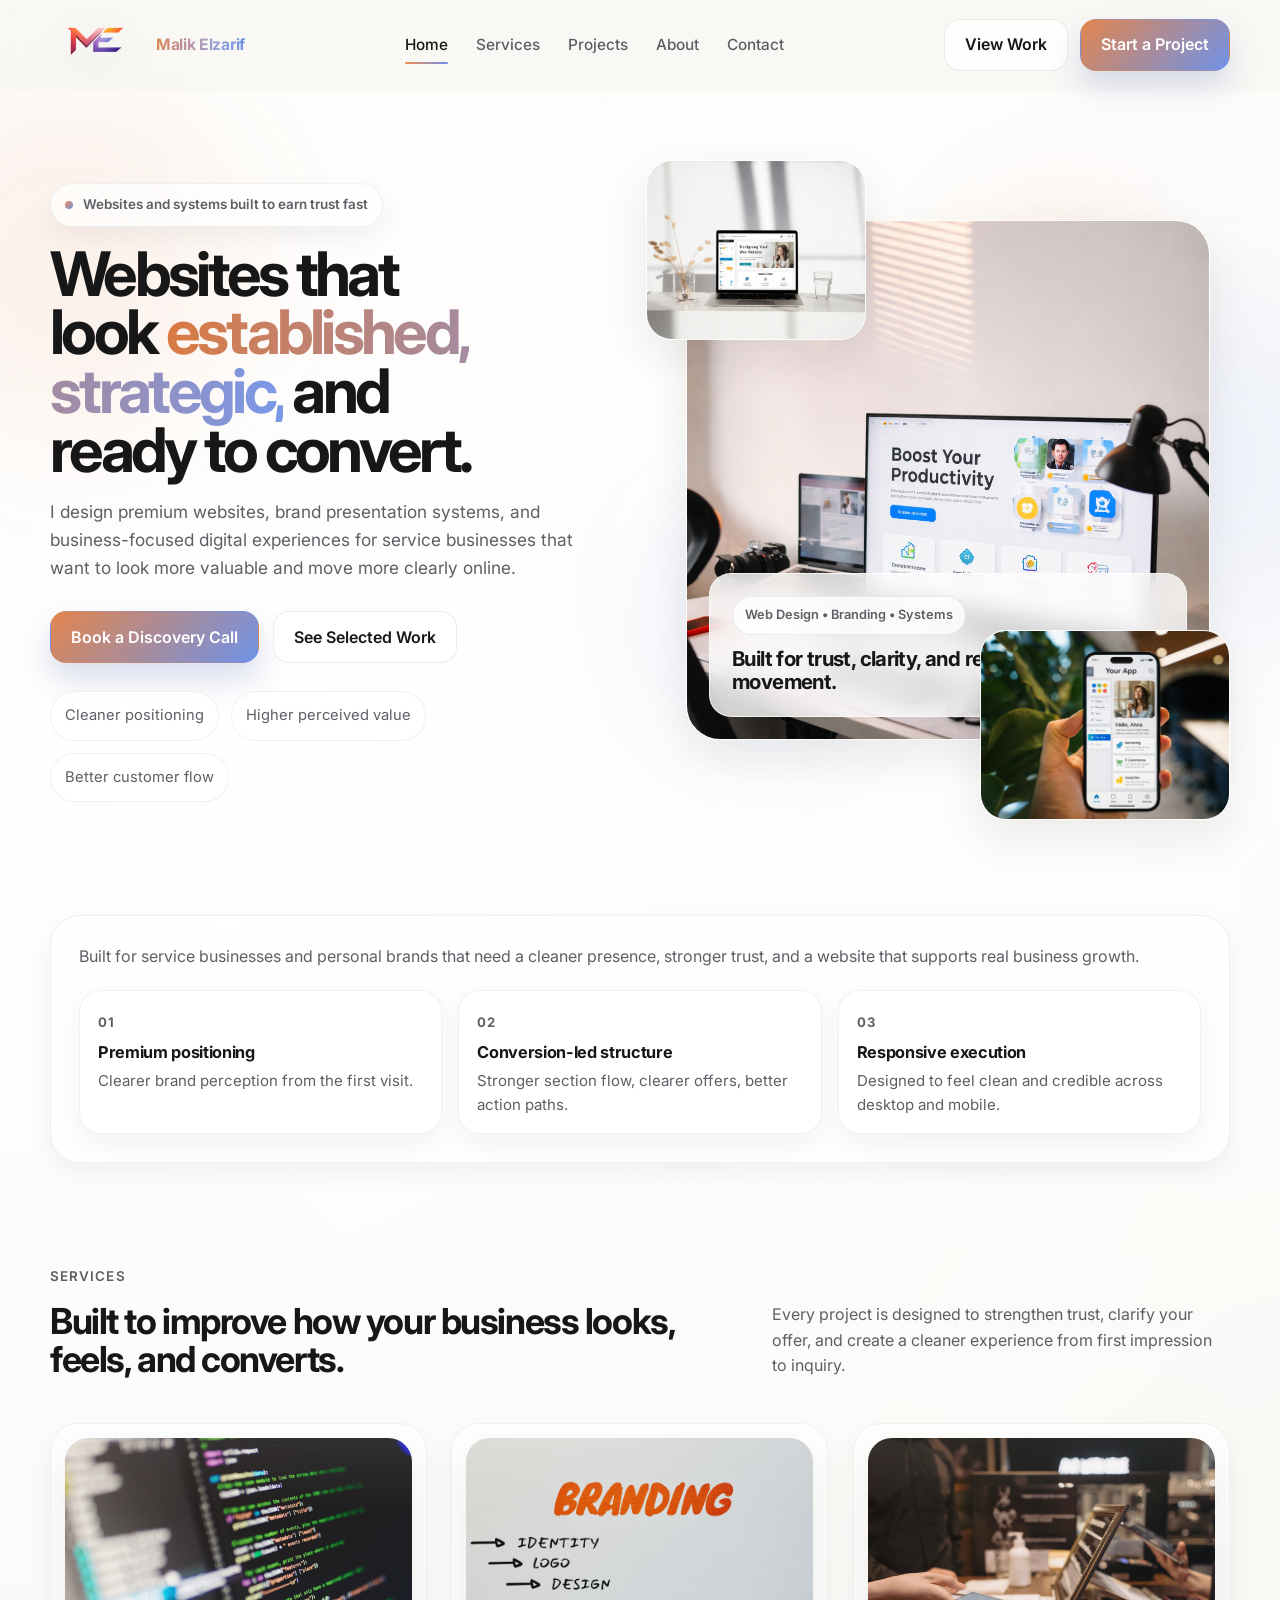
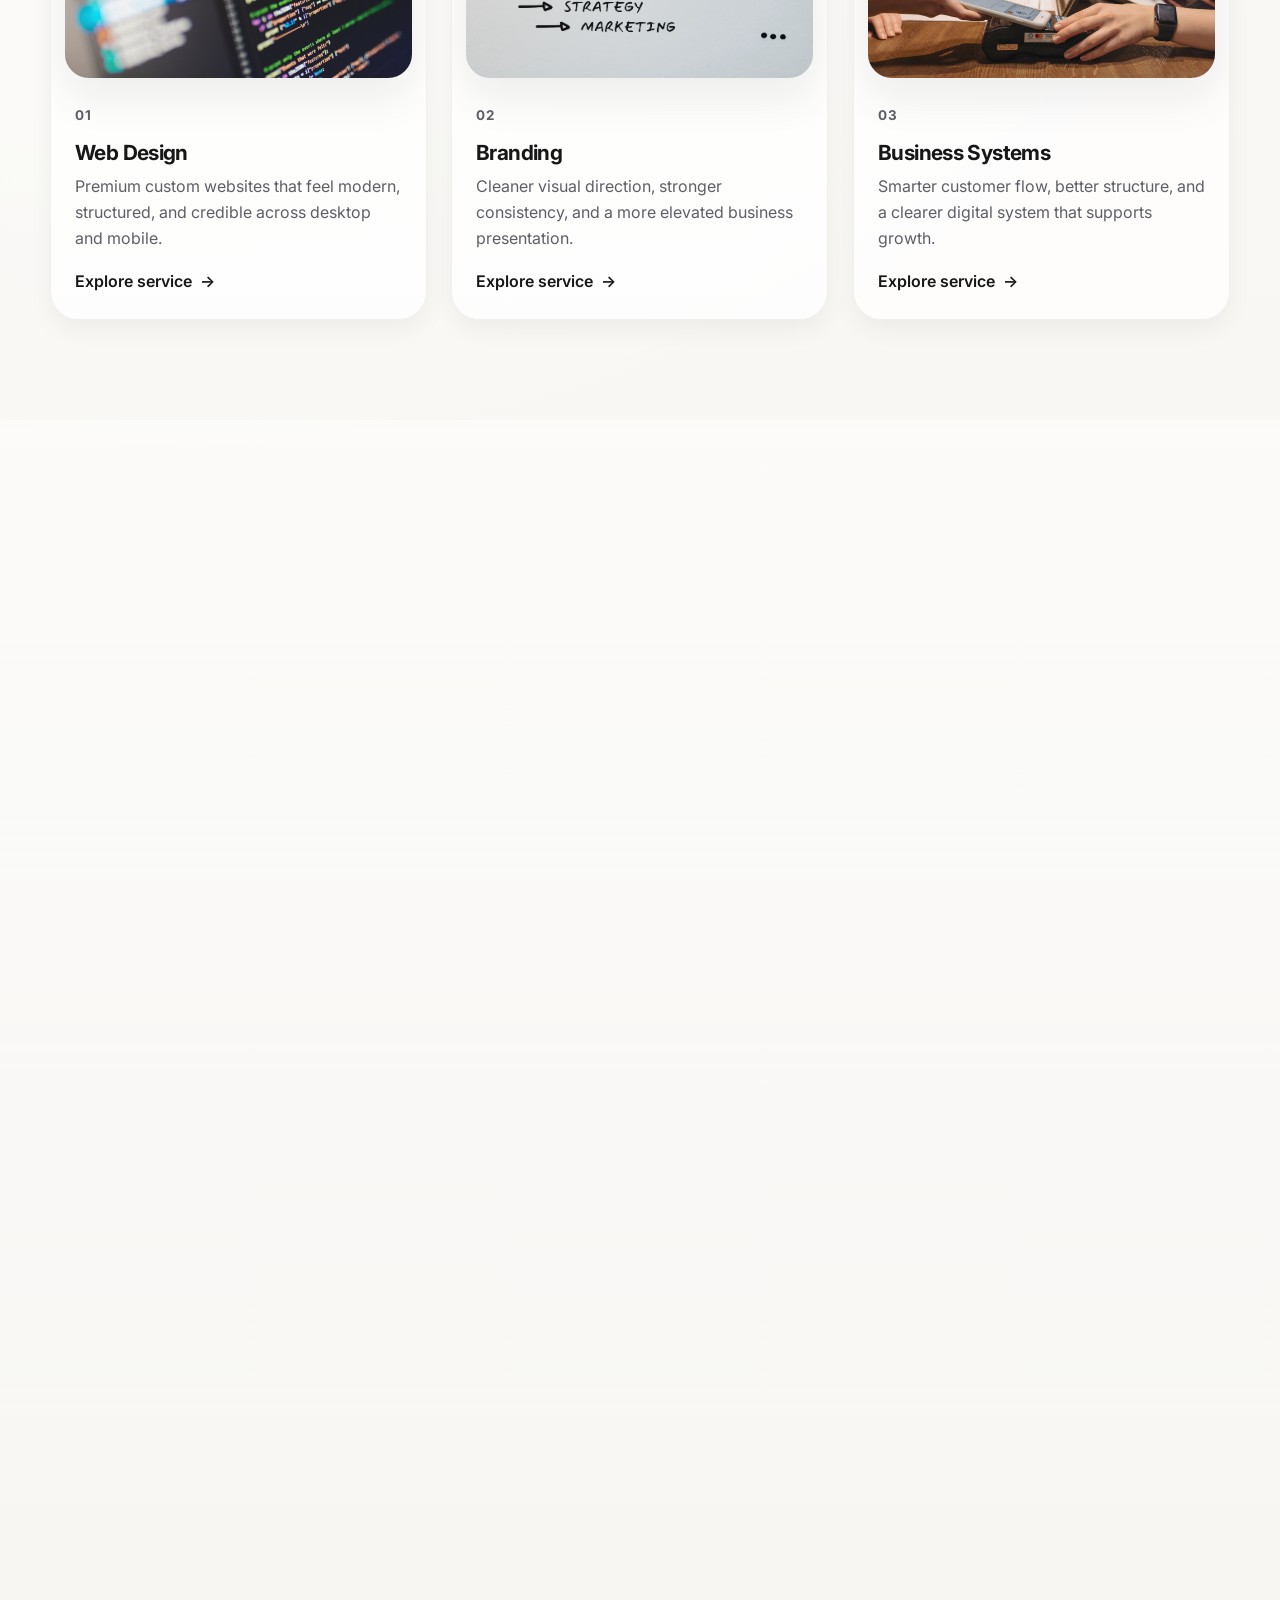
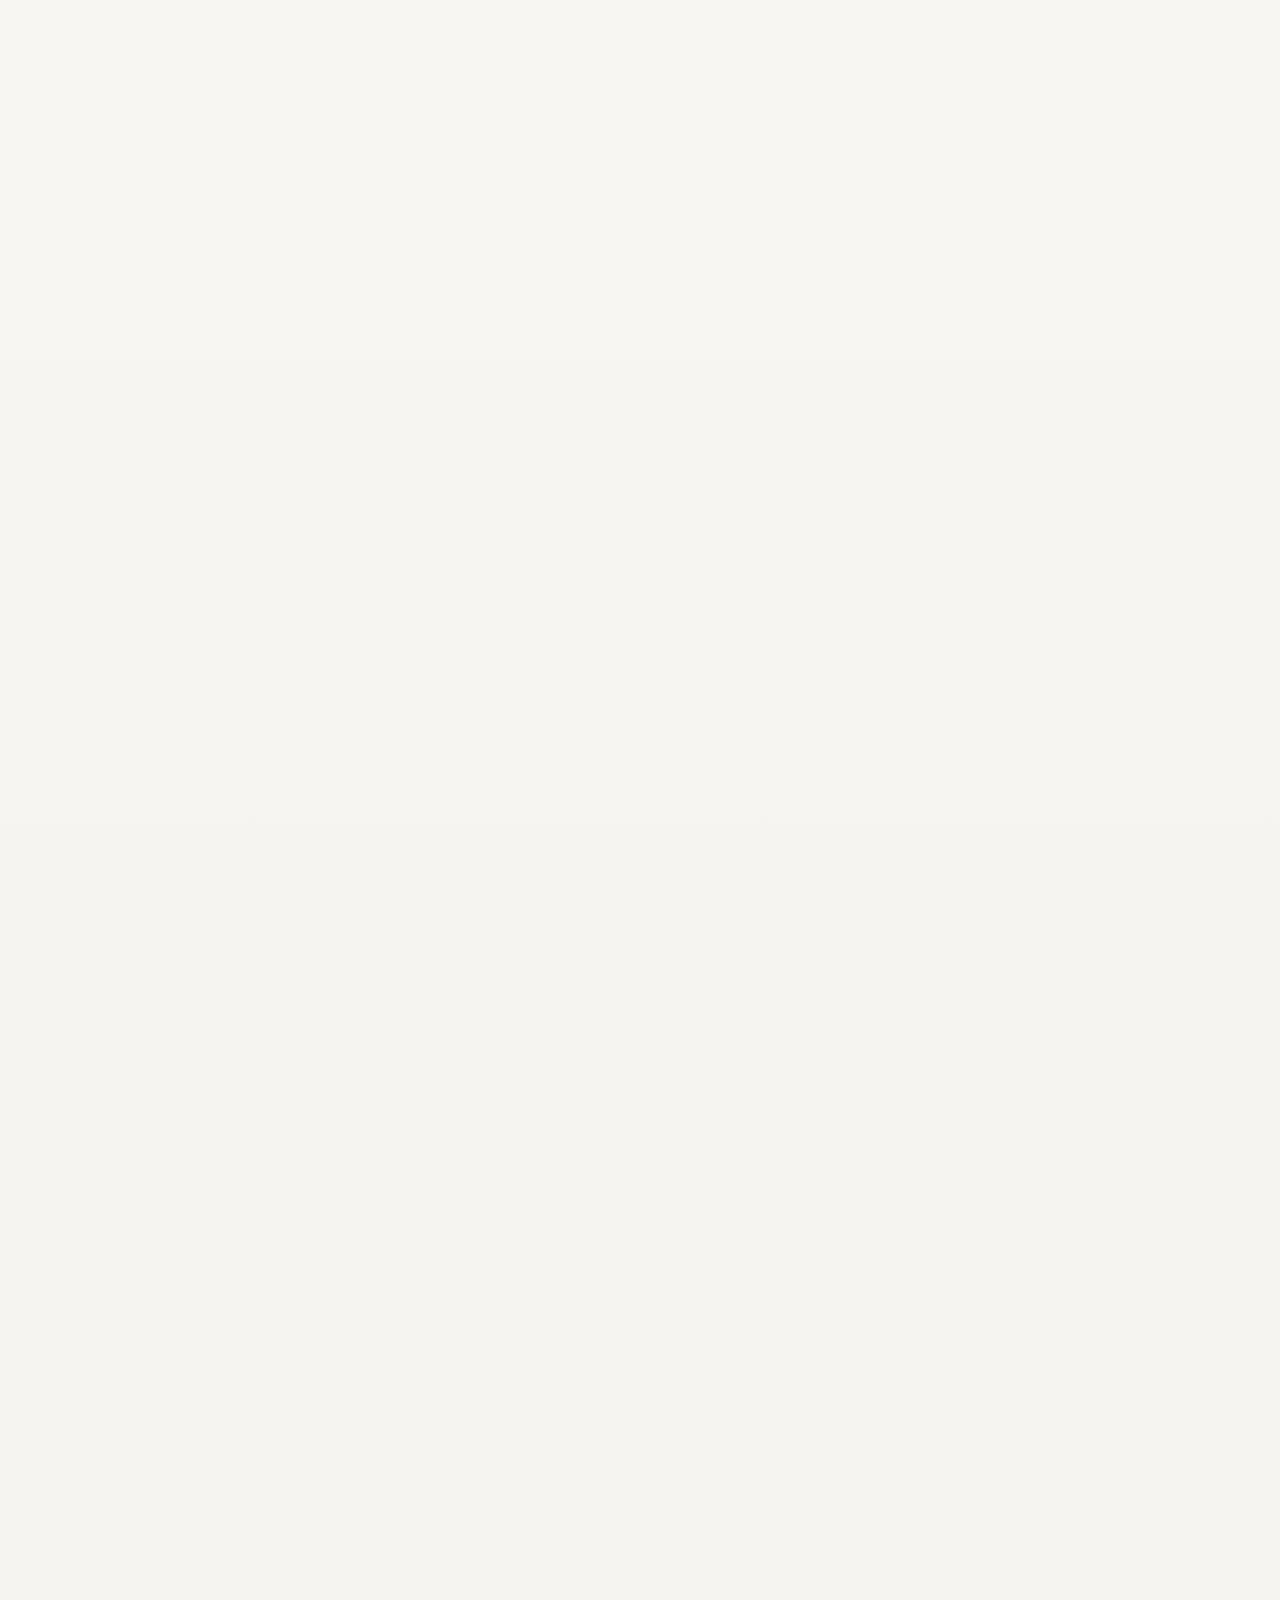
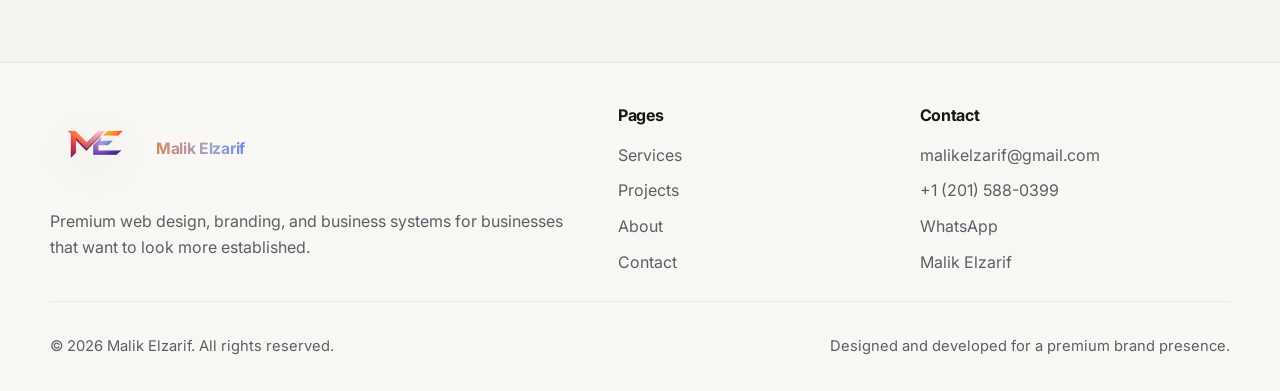
<file: index.html>
<!DOCTYPE html>
<html lang="en">
<head>
  <meta charset="UTF-8" />
  <meta name="viewport" content="width=device-width, initial-scale=1.0" />
  <title>Malik Elzarif | Web Design, Branding & Business Systems</title>
  <meta
    name="description"
    content="Premium web design, branding, and business systems for businesses that want a clean, modern, high-converting digital presence."
  />
  <link rel="icon" href="assets/icons/favicon.png" />
  <link rel="preconnect" href="https://fonts.googleapis.com" />
  <link rel="preconnect" href="https://fonts.gstatic.com" crossorigin />
  <link
    href="https://fonts.googleapis.com/css2?family=Inter:wght@400;500;600;700;800&display=swap"
    rel="stylesheet"
  />
  <link rel="stylesheet" href="style.css" />
</head>
<body class="site-body">
  <div class="site-bg-orb site-bg-orb--orange"></div>
  <div class="site-bg-orb site-bg-orb--blue"></div>

  <header class="site-header" id="top">
    <div class="container header-inner">
      <a href="index.html" class="brand brand--logo" aria-label="Malik Elzarif home">
        <img
          src="assets/logo/logo-me.png"
          alt="Malik Elzarif logo"
          class="brand-logo"
        />
        <span class="name-gradient name-gradient--nav">Malik Elzarif</span>
      </a>

      <nav class="desktop-nav" aria-label="Primary navigation">
        <a href="index.html" class="is-active">Home</a>
        <a href="services.html">Services</a>
        <a href="projects.html">Projects</a>
        <a href="about.html">About</a>
        <a href="contact.html">Contact</a>
      </nav>

      <div class="header-actions">
        <a class="btn btn-secondary hide-tablet" href="projects.html">View Work</a>
        <a class="btn btn-primary hide-mobile" href="contact.html">Start a Project</a>

        <button
          class="menu-toggle"
          type="button"
          aria-label="Open menu"
          aria-expanded="false"
          aria-controls="mobile-menu"
        >
          <span></span>
          <span></span>
        </button>
      </div>
    </div>

    <div class="mobile-menu" id="mobile-menu">
      <nav class="mobile-nav" aria-label="Mobile navigation">
        <a href="index.html" class="is-active">Home</a>
        <a href="services.html">Services</a>
        <a href="projects.html">Projects</a>
        <a href="about.html">About</a>
        <a href="contact.html">Contact</a>
        <a class="btn btn-primary mobile-menu-cta" href="contact.html">Start a Project</a>
      </nav>
    </div>
  </header>

  <main>
    <section class="hero">
      <div class="container hero-grid">
        <div class="hero-copy reveal">
          <div class="eyebrow">
            <span class="eyebrow-dot"></span>
            Websites and systems built to earn trust fast
          </div>

          <h1>
            Websites that look
            <span class="text-gradient">established, strategic,</span>
            and ready to convert.
          </h1>

          <p class="hero-text">
            I design premium websites, brand presentation systems, and business-focused digital
            experiences for service businesses that want to look more valuable and move more clearly online.
          </p>

          <div class="hero-actions">
            <a class="btn btn-primary" href="contact.html">Book a Discovery Call</a>
            <a class="btn btn-secondary" href="projects.html">See Selected Work</a>
          </div>

          <ul class="hero-points">
            <li>Cleaner positioning</li>
            <li>Higher perceived value</li>
            <li>Better customer flow</li>
          </ul>
        </div>

        <div class="hero-visual reveal reveal-delay-1">
          <div class="hero-visual-shell parallax-item" data-parallax-speed="0.12">
            <div class="hero-visual-glow hero-visual-glow--orange"></div>
            <div class="hero-visual-glow hero-visual-glow--blue"></div>

            <div class="hero-main-card glass-card float-card">
              <img
                src="assets/images/hero/hero-bg-main.webp"
                alt="Premium website presentation for Malik Elzarif"
                class="media-cover"
              />
              <div class="hero-main-card__overlay">
                <div class="hero-ui-chip">Web Design • Branding • Systems</div>
                <h3>Built for trust, clarity, and real business movement.</h3>
              </div>
            </div>

            <div class="hero-float-card hero-float-card--top glass-card float-card-slow">
              <img
                src="assets/images/hero/hero-grid-glow.webp"
                alt="Soft premium interface surfaces"
                class="media-cover"
              />
            </div>

            <div class="hero-float-card hero-float-card--bottom glass-card float-card-fast">
              <img
                src="assets/images/hero/hero-device-stack.webp"
                alt="Responsive multi-device website layout"
                class="media-cover"
              />
            </div>
          </div>
        </div>
      </div>
    </section>

    <section class="trust-strip">
      <div class="container trust-strip__inner reveal">
        <div class="trust-strip__top">
          <p>
            Built for service businesses and personal brands that need a cleaner presence,
            stronger trust, and a website that supports real business growth.
          </p>
        </div>

        <div class="trust-proof-grid">
          <article class="trust-proof-card">
            <span class="trust-proof-number">01</span>
            <h3>Premium positioning</h3>
            <p>Clearer brand perception from the first visit.</p>
          </article>

          <article class="trust-proof-card">
            <span class="trust-proof-number">02</span>
            <h3>Conversion-led structure</h3>
            <p>Stronger section flow, clearer offers, better action paths.</p>
          </article>

          <article class="trust-proof-card">
            <span class="trust-proof-number">03</span>
            <h3>Responsive execution</h3>
            <p>Designed to feel clean and credible across desktop and mobile.</p>
          </article>
        </div>
      </div>
    </section>

    <section class="section">
      <div class="container section-heading reveal">
        <div>
          <span class="section-kicker">Services</span>
          <h2>Built to improve how your business looks, feels, and converts.</h2>
        </div>
        <p>
          Every project is designed to strengthen trust, clarify your offer, and create a cleaner
          experience from first impression to inquiry.
        </p>
      </div>

      <div class="grid grid-3 services-preview">
        <article class="service-card reveal">
          <div class="service-card__media image-frame">
            <img
              src="assets/images/services/service-web-design.webp"
              alt="Premium website design service"
              class="media-cover"
            />
          </div>
          <div class="service-card__body">
            <span class="service-index">01</span>
            <h3>Web Design</h3>
            <p>
              Premium custom websites that feel modern, structured, and credible across desktop and mobile.
            </p>
            <a href="services.html#web-design" class="text-link">Explore service</a>
          </div>
        </article>

        <article class="service-card reveal reveal-delay-1">
          <div class="service-card__media image-frame">
            <img
              src="assets/images/services/service-branding.webp"
              alt="Branding and visual identity service"
              class="media-cover"
            />
          </div>
          <div class="service-card__body">
            <span class="service-index">02</span>
            <h3>Branding</h3>
            <p>
              Cleaner visual direction, stronger consistency, and a more elevated business presentation.
            </p>
            <a href="services.html#branding" class="text-link">Explore service</a>
          </div>
        </article>

        <article class="service-card reveal reveal-delay-2">
          <div class="service-card__media image-frame">
            <img
              src="assets/images/services/service-systems.webp"
              alt="Business systems and process structure service"
              class="media-cover"
            />
          </div>
          <div class="service-card__body">
            <span class="service-index">03</span>
            <h3>Business Systems</h3>
            <p>
              Smarter customer flow, better structure, and a clearer digital system that supports growth.
            </p>
            <a href="services.html#business-systems" class="text-link">Explore service</a>
          </div>
        </article>
      </div>
    </section>

    <section class="section section-soft">
      <div class="container split-layout">
        <div class="split-copy reveal">
          <span class="section-kicker">Selected Projects</span>
          <h2>Designed to feel elevated. Built to work in the real world.</h2>
          <p>
            Each project balances visual refinement with business clarity, stronger service communication,
            and a structure that supports action.
          </p>
          <a href="projects.html" class="btn btn-secondary">View All Projects</a>
        </div>

        <div class="project-stack reveal reveal-delay-1">
          <article class="project-feature-card glass-card">
            <div class="project-feature-card__media image-frame">
              <img
                src="assets/images/projects/project-barbershop.webp"
                alt="Barbershop website project"
                class="media-cover"
              />
            </div>
            <div class="project-feature-card__body">
              <div class="project-meta">
                <span>Service Business</span>
                <span>Website + Positioning</span>
              </div>
              <h3>Solutions Barbershop</h3>
              <p>Sharper local presence, more premium feel, clearer booking direction.</p>
            </div>
          </article>

          <article class="project-feature-card glass-card">
            <div class="project-feature-card__media image-frame">
              <img
                src="assets/images/projects/project-education.webp"
                alt="Education and Quran teaching website project"
                class="media-cover"
              />
            </div>
            <div class="project-feature-card__body">
              <div class="project-meta">
                <span>Education</span>
                <span>Website + Brand Lift</span>
              </div>
              <h3>Online Instructor Brand</h3>
              <p>More trust, clearer offer presentation, stronger confidence for parents and students.</p>
            </div>
          </article>
        </div>
      </div>
    </section>

    <section class="section">
      <div class="container section-heading reveal">
        <div>
          <span class="section-kicker">Process</span>
          <h2>A clear process that keeps the work sharp and intentional.</h2>
        </div>
        <p>
          The goal is not random design. It is to create a digital presence that looks more established
          and supports real business growth.
        </p>
      </div>

      <div class="process-grid">
        <article class="process-card reveal">
          <span class="process-step">01</span>
          <h3>Strategy</h3>
          <p>Offer clarity, audience fit, page structure, and brand positioning.</p>
        </article>

        <article class="process-card reveal reveal-delay-1">
          <span class="process-step">02</span>
          <h3>Design</h3>
          <p>Premium visual direction, layout hierarchy, and motion planning.</p>
        </article>

        <article class="process-card reveal reveal-delay-2">
          <span class="process-step">03</span>
          <h3>Build</h3>
          <p>Responsive front-end development with a scalable design system.</p>
        </article>

        <article class="process-card reveal reveal-delay-3">
          <span class="process-step">04</span>
          <h3>Refine</h3>
          <p>Polish the details, improve the flow, and strengthen trust signals.</p>
        </article>
      </div>
    </section>

    <section class="section">
      <div class="container about-preview">
        <div class="about-preview__media reveal">
          <div class="image-frame image-frame-large parallax-item" data-parallax-speed="0.08">
            <img
              src="assets/images/about/about-studio.webp"
              alt="Malik Elzarif brand studio visual"
              class="media-cover"
            />
          </div>
        </div>

        <div class="about-preview__copy reveal reveal-delay-1">
          <span class="section-kicker">About</span>
          <h2>Premium thinking with practical execution.</h2>
          <p>
            My work sits between design, brand perception, and business clarity. The focus is simple:
            build digital experiences that make businesses look more valuable and feel easier to trust.
          </p>
          <p>
            That means stronger positioning, cleaner layouts, more intentional visual systems,
            and a site structure that supports real customer action.
          </p>
          <a href="about.html" class="btn btn-secondary">More About Malik</a>
        </div>
      </div>
    </section>

    <section class="section">
      <div class="container cta-panel reveal">
        <div class="cta-panel__copy">
          <span class="section-kicker">Start</span>
          <h2>Ready for a website that looks more established and sells with more clarity?</h2>
          <p>
            Let’s build a brand presence that feels premium, communicates clearly,
            and makes people take your business seriously from the first visit.
          </p>
        </div>

        <div class="cta-panel__actions">
          <a class="btn btn-primary" href="contact.html">Start Your Project</a>
          <a class="btn btn-secondary" href="mailto:malikelzarif@gmail.com">Email Malik</a>
        </div>
      </div>
    </section>
  </main>

  <footer class="site-footer">
    <div class="container footer-grid">
      <div class="footer-brand">
        <a href="index.html" class="brand brand--logo brand--footer" aria-label="Malik Elzarif home">
          <img
            src="assets/logo/logo-me.png"
            alt="Malik Elzarif logo"
            class="brand-logo"
          />
          <span class="name-gradient name-gradient--footer">Malik Elzarif</span>
        </a>
        <p>
          Premium web design, branding, and business systems for businesses that want to look more established.
        </p>
      </div>

      <div class="footer-links-group">
        <h3>Pages</h3>
        <ul>
          <li><a href="services.html">Services</a></li>
          <li><a href="projects.html">Projects</a></li>
          <li><a href="about.html">About</a></li>
          <li><a href="contact.html">Contact</a></li>
        </ul>
      </div>

      <div class="footer-links-group">
        <h3>Contact</h3>
        <ul>
          <li><a href="mailto:malikelzarif@gmail.com">malikelzarif@gmail.com</a></li>
          <li><a href="tel:+12015880399">+1 (201) 588-0399</a></li>
          <li><a href="https://wa.me/12015880399" target="_blank" rel="noopener noreferrer">WhatsApp</a></li>
          <li><a href="https://malikelzarif.com" target="_blank" rel="noopener noreferrer">Malik Elzarif</a></li>
        </ul>
      </div>
    </div>

    <div class="container footer-bottom">
      <p>© 2026 Malik Elzarif. All rights reserved.</p>
      <p>Designed and developed for a premium brand presence.</p>
    </div>
  </footer>

  <script src="script.js"></script>
</body>
</html>
</file>
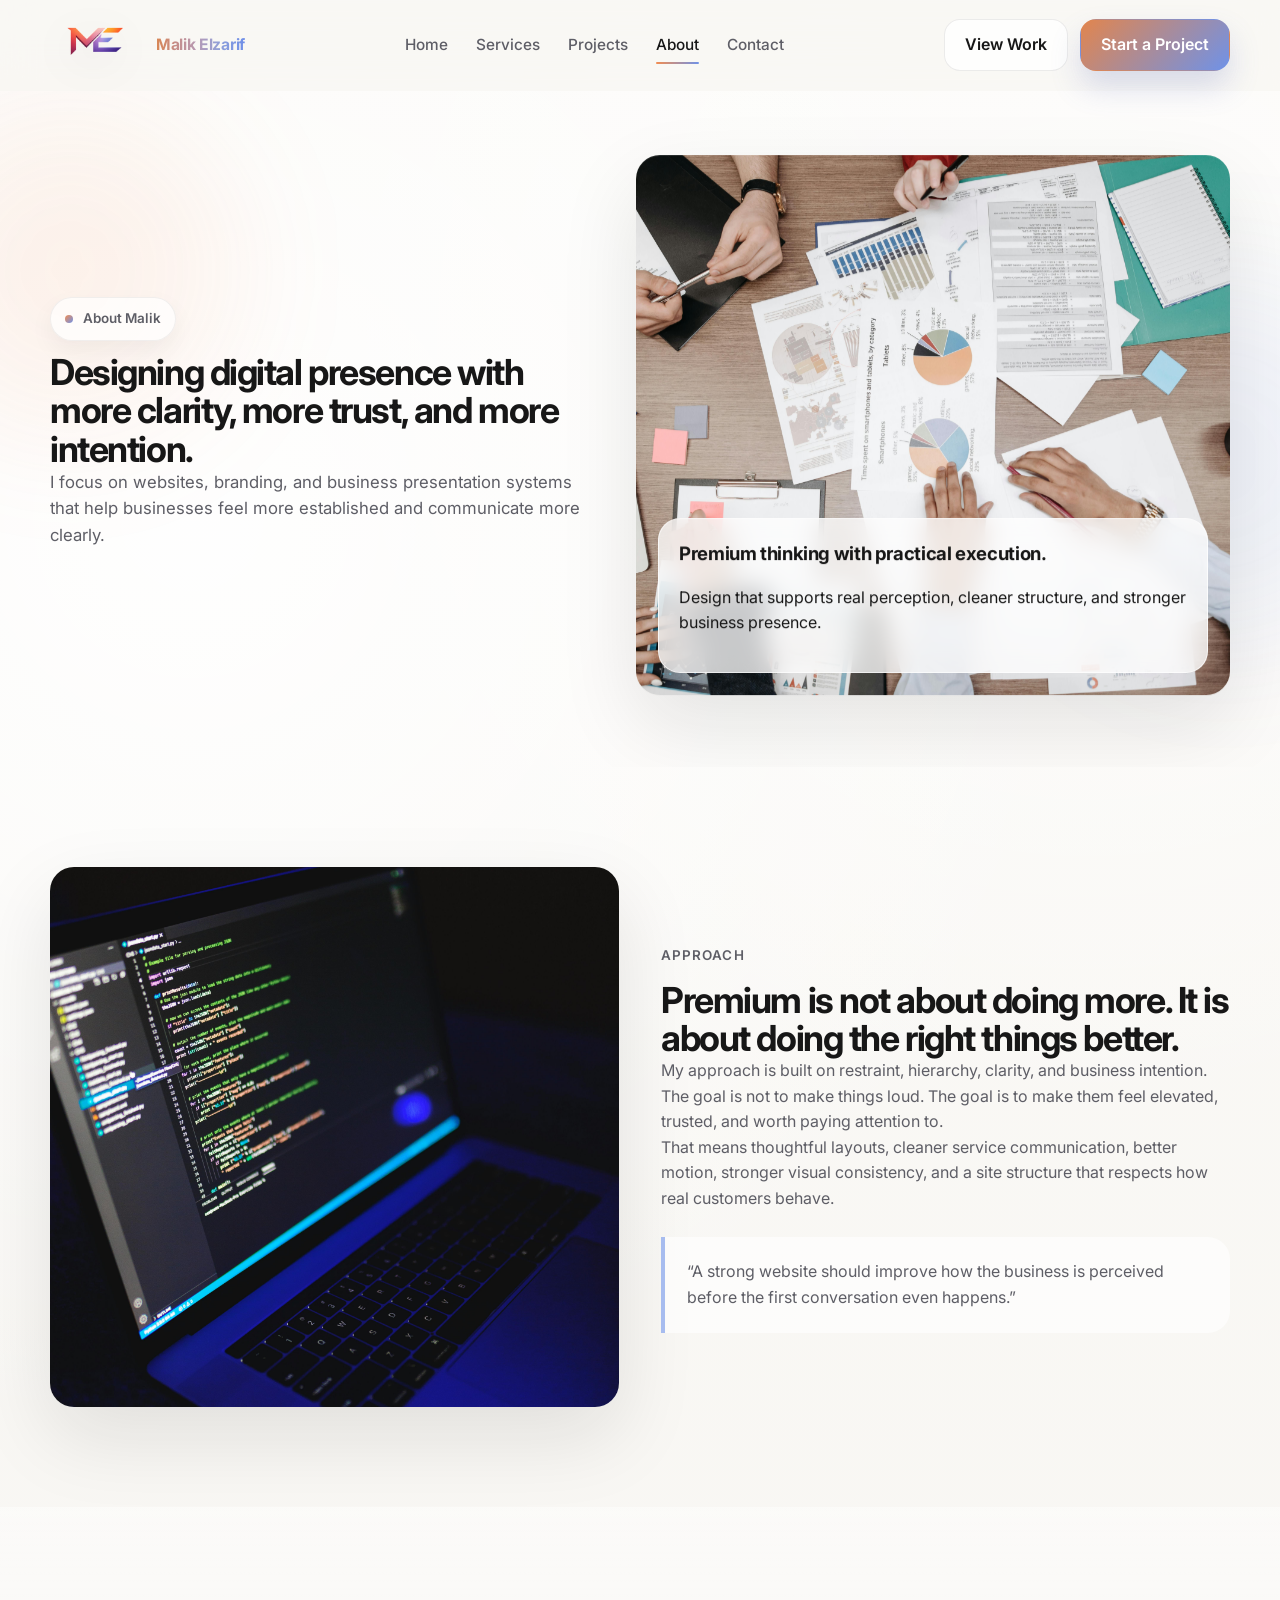
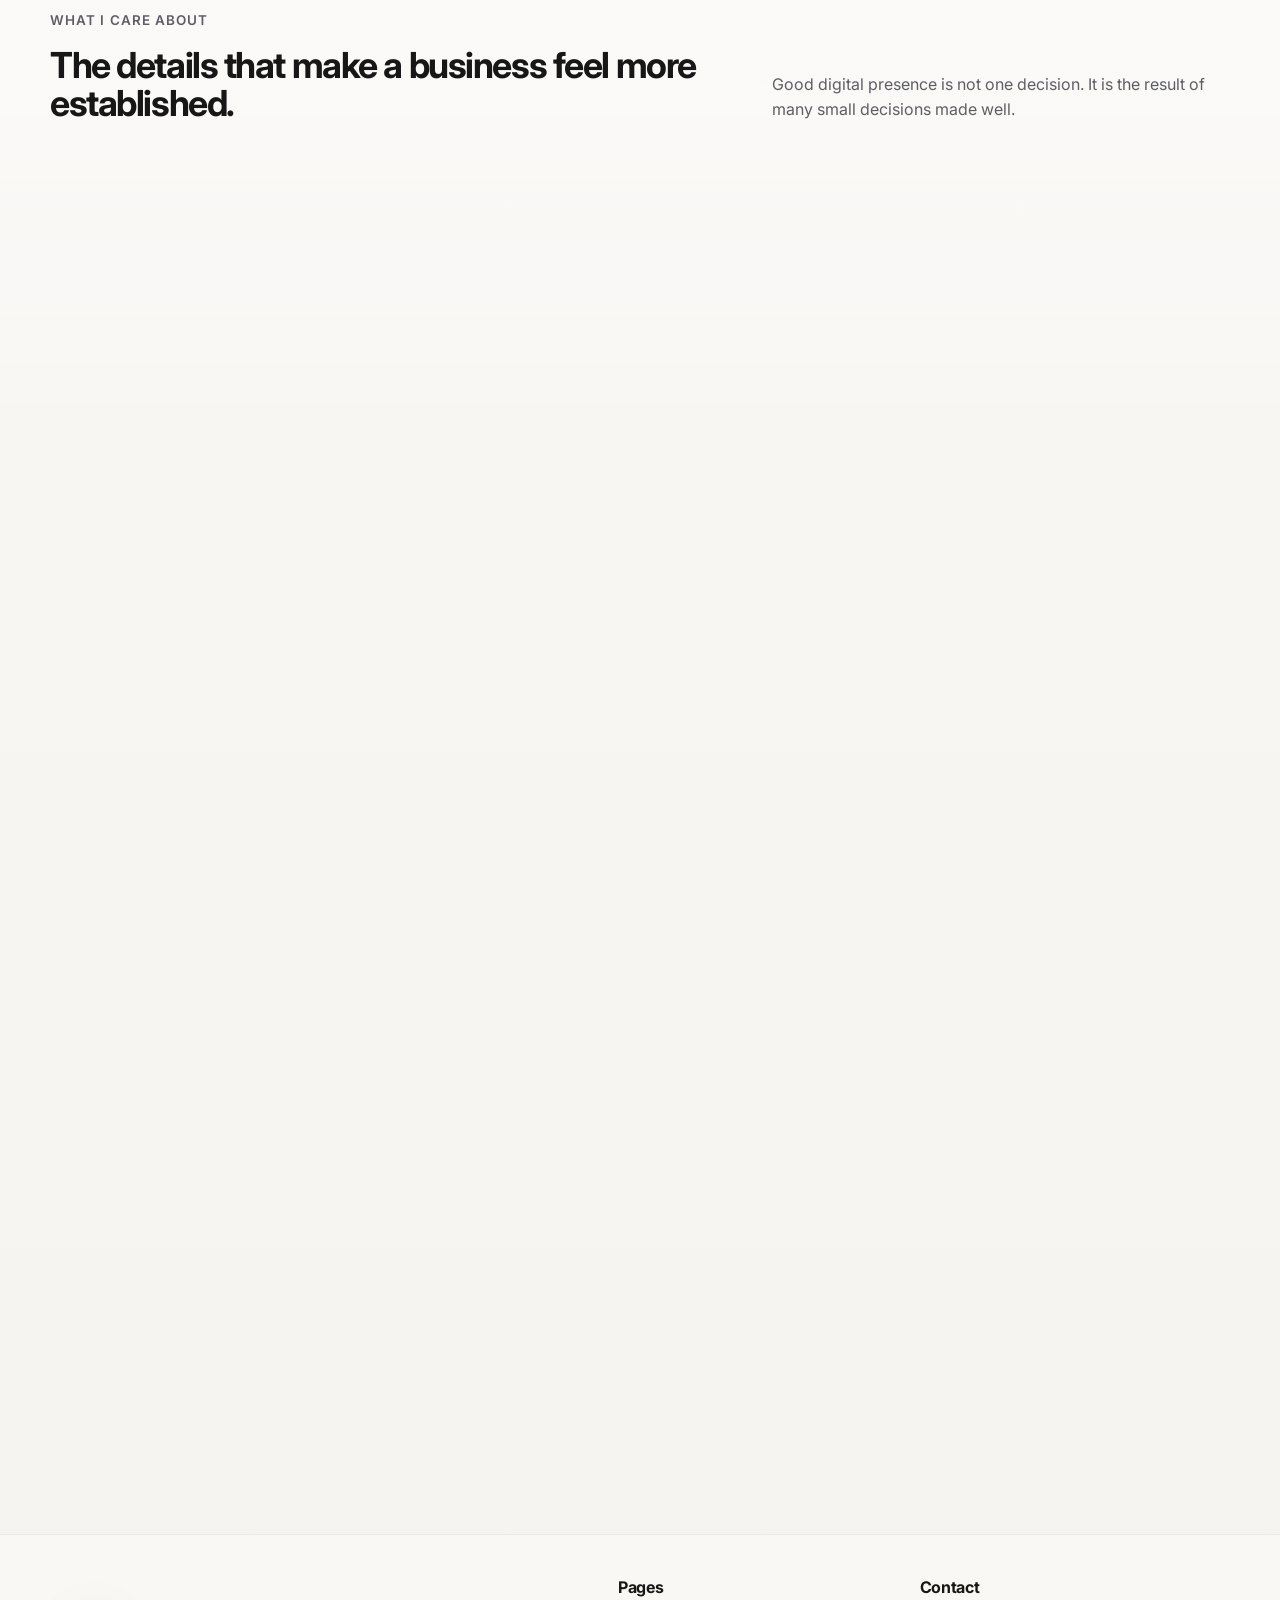
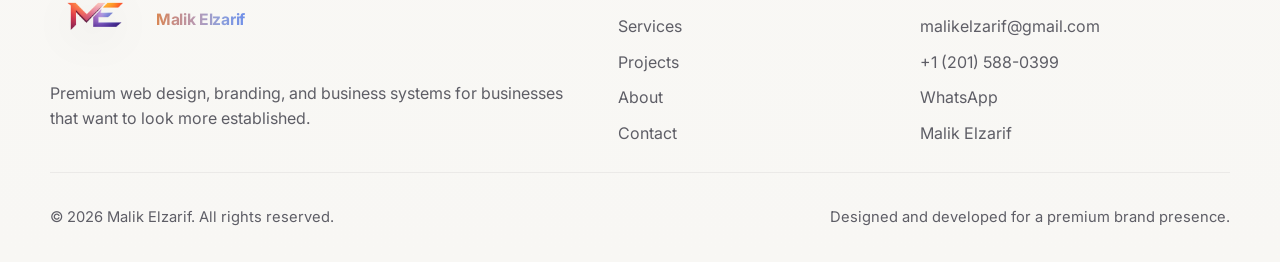
<file: about.html>
<!DOCTYPE html>
<html lang="en">
<head>
  <meta charset="UTF-8" />
  <meta name="viewport" content="width=device-width, initial-scale=1.0" />
  <title>About | Malik Elzarif</title>
  <meta
    name="description"
    content="Learn more about Malik Elzarif, a designer focused on premium web design, branding, and business systems."
  />
  <link rel="icon" href="assets/icons/favicon.png" />
  <link rel="preconnect" href="https://fonts.googleapis.com" />
  <link rel="preconnect" href="https://fonts.gstatic.com" crossorigin />
  <link
    href="https://fonts.googleapis.com/css2?family=Inter:wght@400;500;600;700;800&display=swap"
    rel="stylesheet"
  />
  <link rel="stylesheet" href="style.css" />
</head>
<body class="site-body">
  <div class="site-bg-orb site-bg-orb--orange"></div>
  <div class="site-bg-orb site-bg-orb--blue"></div>

  <header class="site-header" id="top">
    <div class="container header-inner">
      <a href="index.html" class="brand brand--logo" aria-label="Malik Elzarif home">
        <img
          src="assets/logo/logo-me.png"
          alt="Malik Elzarif logo"
          class="brand-logo"
        />
        <span class="name-gradient name-gradient--nav">Malik Elzarif</span>
      </a>

      <nav class="desktop-nav" aria-label="Primary navigation">
        <a href="index.html">Home</a>
        <a href="services.html">Services</a>
        <a href="projects.html">Projects</a>
        <a href="about.html" class="is-active">About</a>
        <a href="contact.html">Contact</a>
      </nav>

      <div class="header-actions">
        <a class="btn btn-secondary hide-tablet" href="projects.html">View Work</a>
        <a class="btn btn-primary hide-mobile" href="contact.html">Start a Project</a>
        <button class="menu-toggle" type="button" aria-label="Open menu" aria-expanded="false" aria-controls="mobile-menu">
          <span></span>
          <span></span>
        </button>
      </div>
    </div>

    <div class="mobile-menu" id="mobile-menu">
      <nav class="mobile-nav" aria-label="Mobile navigation">
        <a href="index.html">Home</a>
        <a href="services.html">Services</a>
        <a href="projects.html">Projects</a>
        <a href="about.html" class="is-active">About</a>
        <a href="contact.html">Contact</a>
        <a class="btn btn-primary mobile-menu-cta" href="contact.html">Start a Project</a>
      </nav>
    </div>
  </header>

  <main>
    <section class="page-hero">
      <div class="container page-hero__grid">
        <div class="page-hero__copy reveal">
          <div class="eyebrow">
            <span class="eyebrow-dot"></span>
            About Malik
          </div>
          <h1>Designing digital presence with more clarity, more trust, and more intention.</h1>
          <p>
            I focus on websites, branding, and business presentation systems that help businesses
            feel more established and communicate more clearly.
          </p>
        </div>

        <div class="page-hero__media reveal reveal-delay-1 parallax-item" data-parallax-speed="0.07">
          <img
            src="assets/images/shared/page-banner-about.webp"
            alt="About Malik Elzarif visual"
            class="media-cover"
          />
          <div class="page-hero__overlay">
            <h3>Premium thinking with practical execution.</h3>
            <p>Design that supports real perception, cleaner structure, and stronger business presence.</p>
          </div>
        </div>
      </div>
    </section>

    <section class="section">
      <div class="container about-story">
        <div class="about-story__media reveal">
          <img
            src="assets/images/about/about-studio.webp"
            alt="Studio and workflow visual"
            class="media-cover"
          />
        </div>

        <div class="about-story__copy reveal reveal-delay-1">
          <span class="section-kicker">Approach</span>
          <h2>Premium is not about doing more. It is about doing the right things better.</h2>
          <p>
            My approach is built on restraint, hierarchy, clarity, and business intention.
            The goal is not to make things loud. The goal is to make them feel elevated,
            trusted, and worth paying attention to.
          </p>
          <p>
            That means thoughtful layouts, cleaner service communication, better motion,
            stronger visual consistency, and a site structure that respects how real customers behave.
          </p>

          <div class="about-quote">
            “A strong website should improve how the business is perceived before the first conversation even happens.”
          </div>
        </div>
      </div>
    </section>

    <section class="section section-soft">
      <div class="container section-heading reveal">
        <div>
          <span class="section-kicker">What I care about</span>
          <h2>The details that make a business feel more established.</h2>
        </div>
        <p>
          Good digital presence is not one decision. It is the result of many small decisions made well.
        </p>
      </div>

      <div class="values-grid">
        <article class="value-card reveal">
          <h3>Clarity</h3>
          <p>Simple communication, stronger hierarchy, and easier user understanding.</p>
        </article>

        <article class="value-card reveal reveal-delay-1">
          <h3>Restraint</h3>
          <p>Premium execution without clutter, visual noise, or cheap effects.</p>
        </article>

        <article class="value-card reveal reveal-delay-2">
          <h3>Consistency</h3>
          <p>A cohesive system across pages, interactions, messaging, and presentation.</p>
        </article>
      </div>
    </section>

    <section class="section">
      <div class="container about-story">
        <div class="about-story__copy reveal">
          <span class="section-kicker">How I think</span>
          <h2>Design should support perception and business movement.</h2>
          <p>
            A premium site should help someone trust your business faster, understand your services more clearly,
            and feel more confident in taking the next step.
          </p>
          <p>
            That is why I work across layout, branding, visual tone, service structure, and customer flow —
            not just isolated design pieces.
          </p>
          <a href="contact.html" class="btn btn-primary">Work With Malik</a>
        </div>

        <div class="about-story__media reveal reveal-delay-1">
          <img
            src="assets/images/about/about-process.webp"
            alt="Process and design systems visual"
            class="media-cover"
          />
        </div>
      </div>
    </section>

    <section class="section">
      <div class="container cta-panel reveal">
        <div class="cta-panel__copy">
          <span class="section-kicker">Let’s Build</span>
          <h2>Need a brand presence that feels more serious and more premium?</h2>
          <p>Let’s build something clean, strong, and worth remembering.</p>
        </div>

        <div class="cta-panel__actions">
          <a class="btn btn-primary" href="contact.html">Start a Project</a>
          <a class="btn btn-secondary" href="projects.html">View Projects</a>
        </div>
      </div>
    </section>
  </main>

  <footer class="site-footer">
    <div class="container footer-grid">
      <div class="footer-brand">
        <a href="index.html" class="brand brand--logo brand--footer" aria-label="Malik Elzarif home">
          <img
            src="assets/logo/logo-me.png"
            alt="Malik Elzarif logo"
            class="brand-logo"
          />
          <span class="name-gradient name-gradient--footer">Malik Elzarif</span>
        </a>
        <p>
          Premium web design, branding, and business systems for businesses that want to look more established.
        </p>
      </div>

      <div class="footer-links-group">
        <h3>Pages</h3>
        <ul>
          <li><a href="services.html">Services</a></li>
          <li><a href="projects.html">Projects</a></li>
          <li><a href="about.html">About</a></li>
          <li><a href="contact.html">Contact</a></li>
        </ul>
      </div>

      <div class="footer-links-group">
        <h3>Contact</h3>
        <ul>
          <li><a href="mailto:malikelzarif@gmail.com">malikelzarif@gmail.com</a></li>
          <li><a href="tel:+12015880399">+1 (201) 588-0399</a></li>
          <li><a href="https://wa.me/12015880399" target="_blank" rel="noopener noreferrer">WhatsApp</a></li>
          <li><a href="https://malikelzarif.com" target="_blank" rel="noopener noreferrer">Malik Elzarif</a></li>

        </ul>
      </div>
    </div>

    <div class="container footer-bottom">
      <p>© 2026 Malik Elzarif. All rights reserved.</p>
      <p>Designed and developed for a premium brand presence.</p>
    </div>
  </footer>

  <script src="script.js"></script>
</body>
</html>
</file>
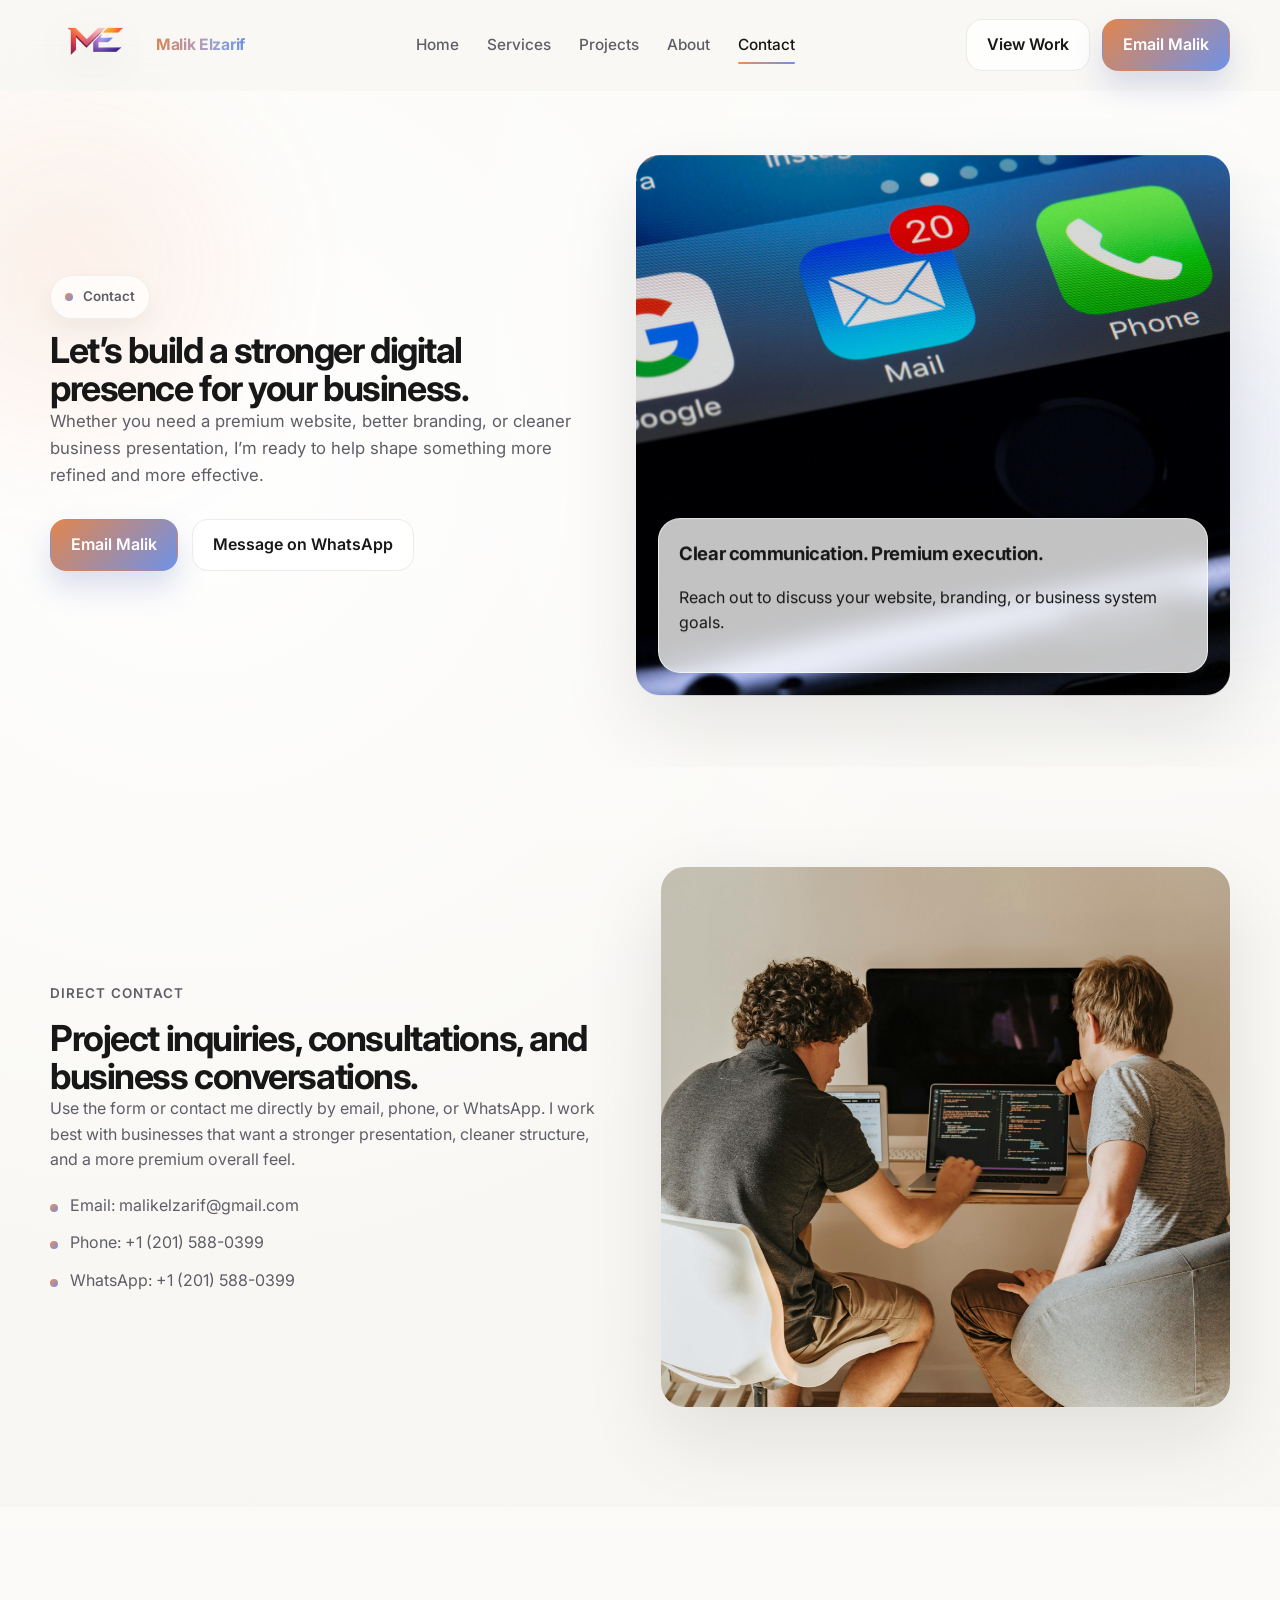
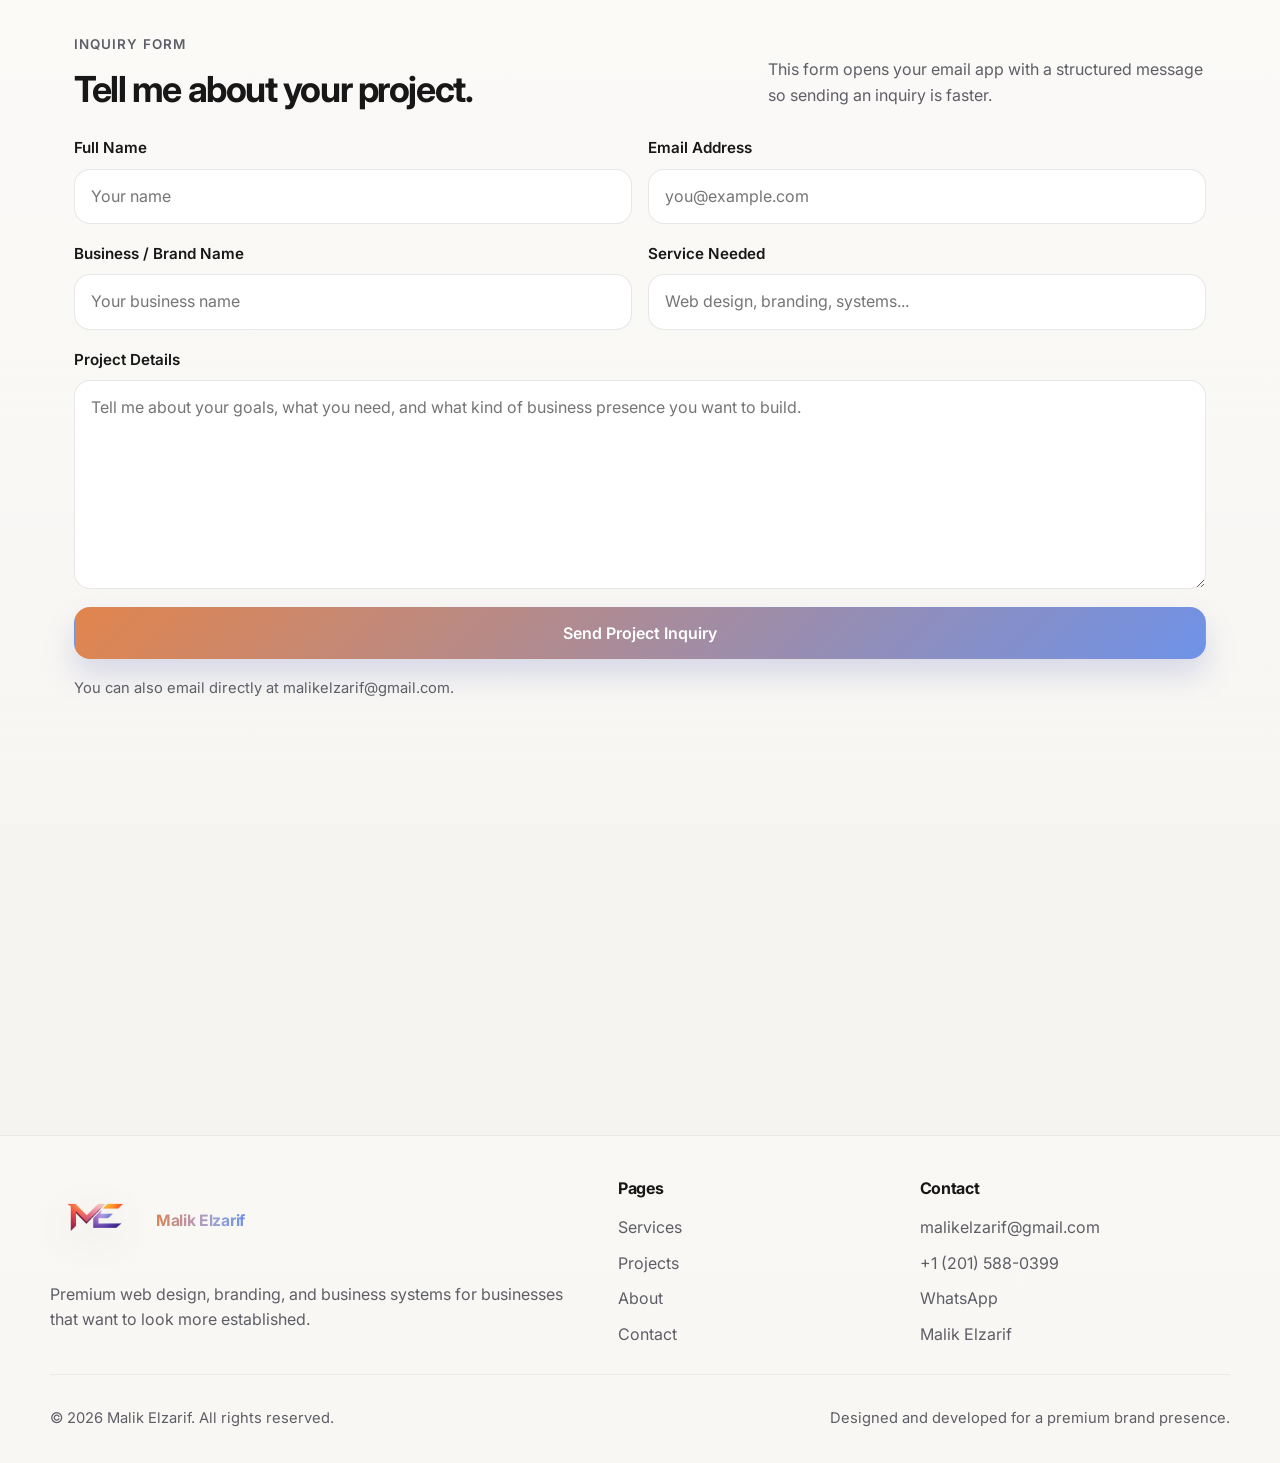
<file: contact.html>
<!DOCTYPE html>
<html lang="en">
<head>
  <meta charset="UTF-8" />
  <meta name="viewport" content="width=device-width, initial-scale=1.0" />
  <title>Contact | Malik Elzarif</title>
  <meta
    name="description"
    content="Contact Malik Elzarif for web design, branding, and business systems."
  />
  <link rel="icon" href="assets/icons/favicon.png" />
  <link rel="preconnect" href="https://fonts.googleapis.com" />
  <link rel="preconnect" href="https://fonts.gstatic.com" crossorigin />
  <link
    href="https://fonts.googleapis.com/css2?family=Inter:wght@400;500;600;700;800&display=swap"
    rel="stylesheet"
  />
  <link rel="stylesheet" href="style.css" />
</head>
<body class="site-body">
  <div class="site-bg-orb site-bg-orb--orange"></div>
  <div class="site-bg-orb site-bg-orb--blue"></div>

  <header class="site-header" id="top">
    <div class="container header-inner">
      <a href="index.html" class="brand brand--logo" aria-label="Malik Elzarif home">
        <img
          src="assets/logo/logo-me.png"
          alt="Malik Elzarif logo"
          class="brand-logo"
        />
        <span class="name-gradient name-gradient--nav">Malik Elzarif</span>
      </a>

      <nav class="desktop-nav" aria-label="Primary navigation">
        <a href="index.html">Home</a>
        <a href="services.html">Services</a>
        <a href="projects.html">Projects</a>
        <a href="about.html">About</a>
        <a href="contact.html" class="is-active">Contact</a>
      </nav>

      <div class="header-actions">
        <a class="btn btn-secondary hide-tablet" href="projects.html">View Work</a>
        <a class="btn btn-primary hide-mobile" href="mailto:malikelzarif@gmail.com">Email Malik</a>
        <button class="menu-toggle" type="button" aria-label="Open menu" aria-expanded="false" aria-controls="mobile-menu">
          <span></span>
          <span></span>
        </button>
      </div>
    </div>

    <div class="mobile-menu" id="mobile-menu">
      <nav class="mobile-nav" aria-label="Mobile navigation">
        <a href="index.html">Home</a>
        <a href="services.html">Services</a>
        <a href="projects.html">Projects</a>
        <a href="about.html">About</a>
        <a href="contact.html" class="is-active">Contact</a>
        <a class="btn btn-primary mobile-menu-cta" href="mailto:malikelzarif@gmail.com">Email Malik</a>
      </nav>
    </div>
  </header>

  <main>
    <section class="page-hero">
      <div class="container page-hero__grid">
        <div class="page-hero__copy reveal">
          <div class="eyebrow">
            <span class="eyebrow-dot"></span>
            Contact
          </div>
          <h1>Let’s build a stronger digital presence for your business.</h1>
          <p>
            Whether you need a premium website, better branding, or cleaner business presentation,
            I’m ready to help shape something more refined and more effective.
          </p>
          <div class="contact-actions">
            <a class="btn btn-primary" href="mailto:malikelzarif@gmail.com">Email Malik</a>
            <a class="btn btn-secondary" href="https://wa.me/12015880399" target="_blank" rel="noopener noreferrer">Message on WhatsApp</a>
          </div>
        </div>

        <div class="page-hero__media reveal reveal-delay-1 parallax-item" data-parallax-speed="0.07">
          <img
            src="assets/images/shared/page-banner-contact.webp"
            alt="Contact and studio workspace visual"
            class="media-cover"
          />
          <div class="page-hero__overlay">
            <h3>Clear communication. Premium execution.</h3>
            <p>Reach out to discuss your website, branding, or business system goals.</p>
          </div>
        </div>
      </div>
    </section>

    <section class="section">
      <div class="container contact-main">
        <div class="contact-main__copy reveal">
          <span class="section-kicker">Direct Contact</span>
          <h2>Project inquiries, consultations, and business conversations.</h2>
          <p>
            Use the form or contact me directly by email, phone, or WhatsApp.
            I work best with businesses that want a stronger presentation, cleaner structure,
            and a more premium overall feel.
          </p>

          <ul class="feature-list">
            <li>Email: malikelzarif@gmail.com</li>
            <li>Phone: +1 (201) 588-0399</li>
            <li>WhatsApp: +1 (201) 588-0399</li>
          </ul>
        </div>

        <div class="contact-main__media reveal reveal-delay-1">
          <img
            src="assets/images/contact/contact-workspace.webp"
            alt="Premium workspace and contact page visual"
            class="media-cover"
          />
        </div>
      </div>
    </section>

    <section class="section section-soft">
      <div class="container">
        <div class="contact-form-shell reveal">
          <div class="section-heading" style="margin-bottom: 28px;">
            <div>
              <span class="section-kicker">Inquiry Form</span>
              <h2>Tell me about your project.</h2>
            </div>
            <p>
              This form opens your email app with a structured message so sending an inquiry is faster.
            </p>
          </div>

          <form id="contact-form" class="form-grid">
            <div class="form-row">
              <div class="form-field">
                <label for="name">Full Name</label>
                <input type="text" id="name" name="name" placeholder="Your name" required />
              </div>

              <div class="form-field">
                <label for="email">Email Address</label>
                <input type="email" id="email" name="email" placeholder="you@example.com" required />
              </div>
            </div>

            <div class="form-row">
              <div class="form-field">
                <label for="company">Business / Brand Name</label>
                <input type="text" id="company" name="company" placeholder="Your business name" />
              </div>

              <div class="form-field">
                <label for="service">Service Needed</label>
                <input type="text" id="service" name="service" placeholder="Web design, branding, systems..." />
              </div>
            </div>

            <div class="form-field">
              <label for="message">Project Details</label>
              <textarea
                id="message"
                name="message"
                rows="7"
                placeholder="Tell me about your goals, what you need, and what kind of business presence you want to build."
                required
              ></textarea>
            </div>

            <button class="btn btn-primary" type="submit">Send Project Inquiry</button>
            <p class="form-note">
              You can also email directly at
              <a href="mailto:malikelzarif@gmail.com">malikelzarif@gmail.com</a>.
            </p>
          </form>
        </div>
      </div>
    </section>

    <section class="section">
      <div class="container contact-grid">
        <article class="contact-card reveal">
          <h3>Email</h3>
          <p><a href="mailto:malikelzarif@gmail.com">malikelzarif@gmail.com</a></p>
        </article>

        <article class="contact-card reveal reveal-delay-1">
          <h3>Phone</h3>
          <p><a href="tel:+12015880399">+1 (201) 588-0399</a></p>
        </article>

        <article class="contact-card reveal reveal-delay-2">
          <h3>WhatsApp</h3>
          <p><a href="https://wa.me/12015880399" target="_blank" rel="noopener noreferrer">Start Chat</a></p>
        </article>
      </div>
    </section>
  </main>

<footer class="site-footer">
    <div class="container footer-grid">
      <div class="footer-brand">
        <a href="index.html" class="brand brand--logo brand--footer" aria-label="Malik Elzarif home">
          <img
            src="assets/logo/logo-me.png"
            alt="Malik Elzarif logo"
            class="brand-logo"
          />
          <span class="name-gradient name-gradient--footer">Malik Elzarif</span>
        </a>
        <p>
          Premium web design, branding, and business systems for businesses that want to look more established.
        </p>
      </div>

      <div class="footer-links-group">
        <h3>Pages</h3>
        <ul>
          <li><a href="services.html">Services</a></li>
          <li><a href="projects.html">Projects</a></li>
          <li><a href="about.html">About</a></li>
          <li><a href="contact.html">Contact</a></li>
        </ul>
      </div>

      <div class="footer-links-group">
        <h3>Contact</h3>
        <ul>
          <li><a href="mailto:malikelzarif@gmail.com">malikelzarif@gmail.com</a></li>
          <li><a href="tel:+12015880399">+1 (201) 588-0399</a></li>
          <li><a href="https://wa.me/12015880399" target="_blank" rel="noopener noreferrer">WhatsApp</a></li>
          <li><a href="https://malikelzarif.com" target="_blank" rel="noopener noreferrer">Malik Elzarif</a></li>

        </ul>
      </div>
    </div>

    <div class="container footer-bottom">
      <p>© 2026 Malik Elzarif. All rights reserved.</p>
      <p>Designed and developed for a premium brand presence.</p>
    </div>
  </footer>

  <script src="script.js"></script>
</body>
</html>
</file>
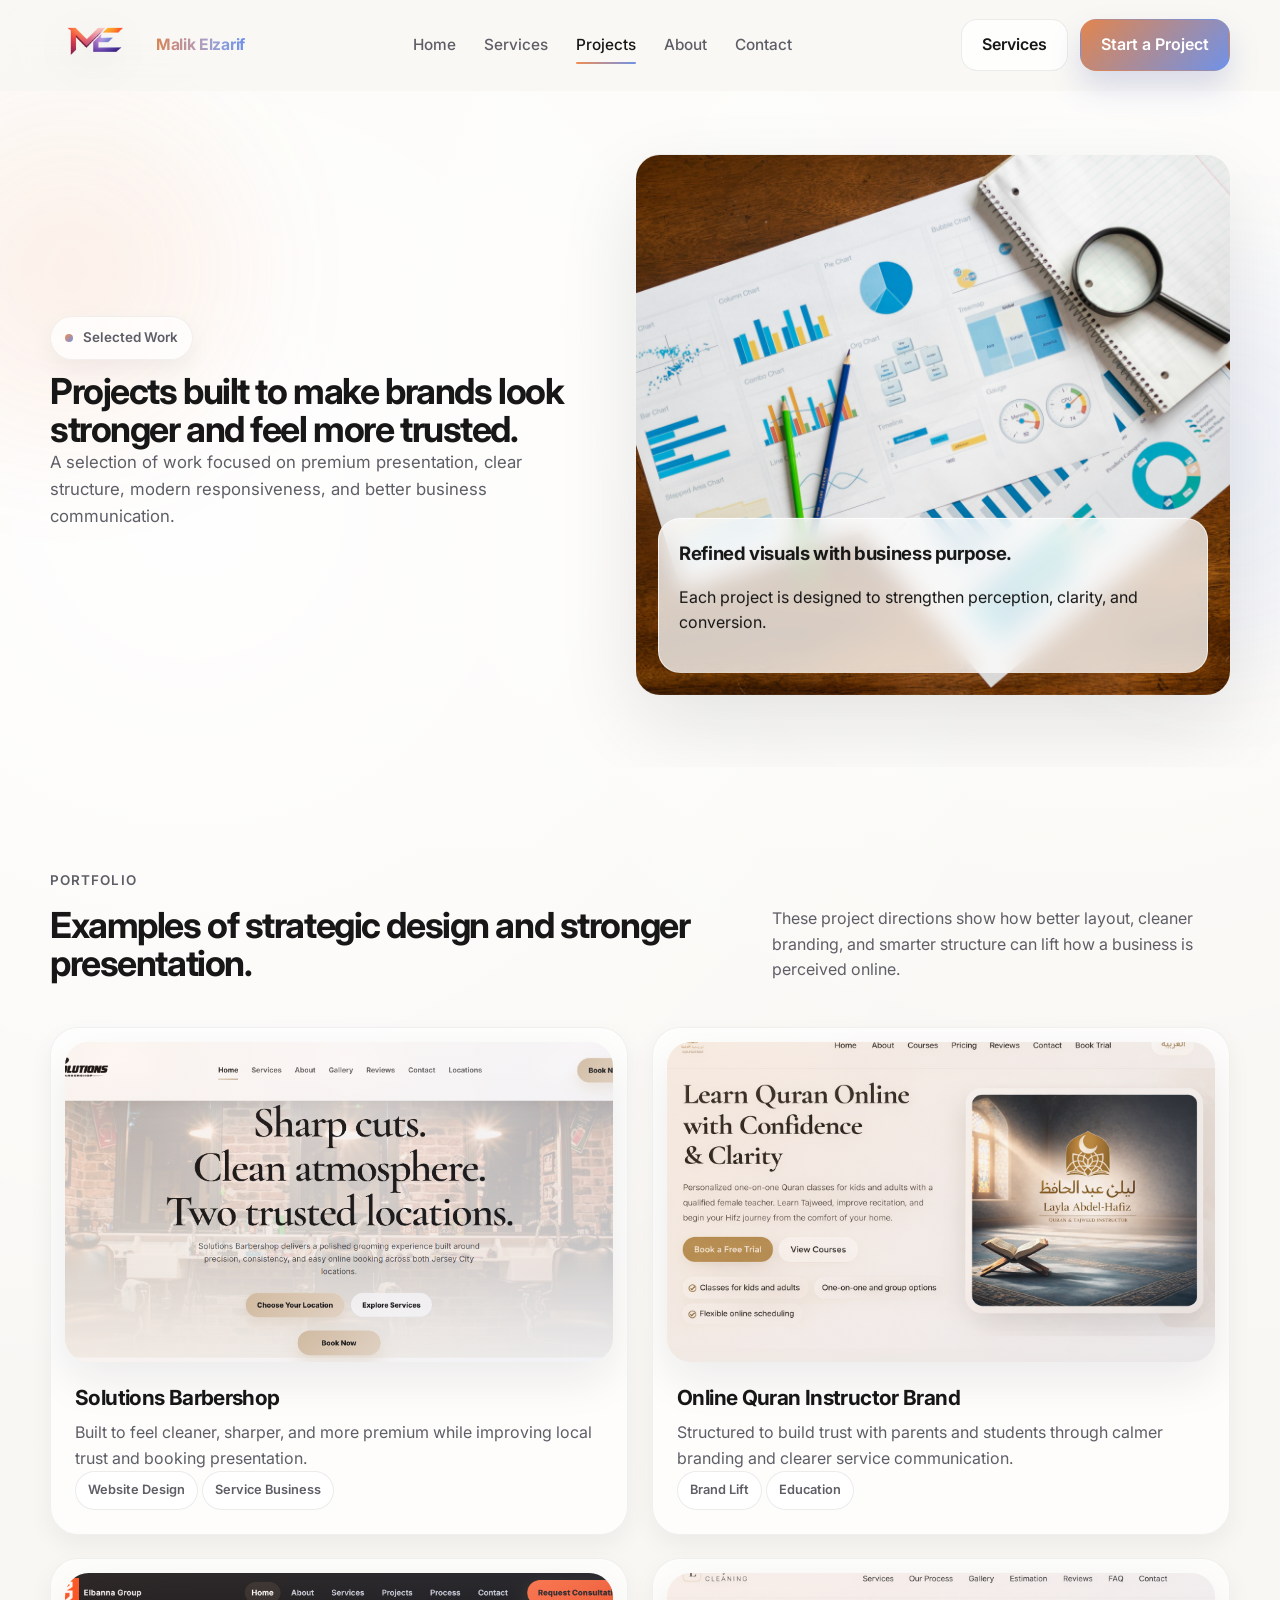
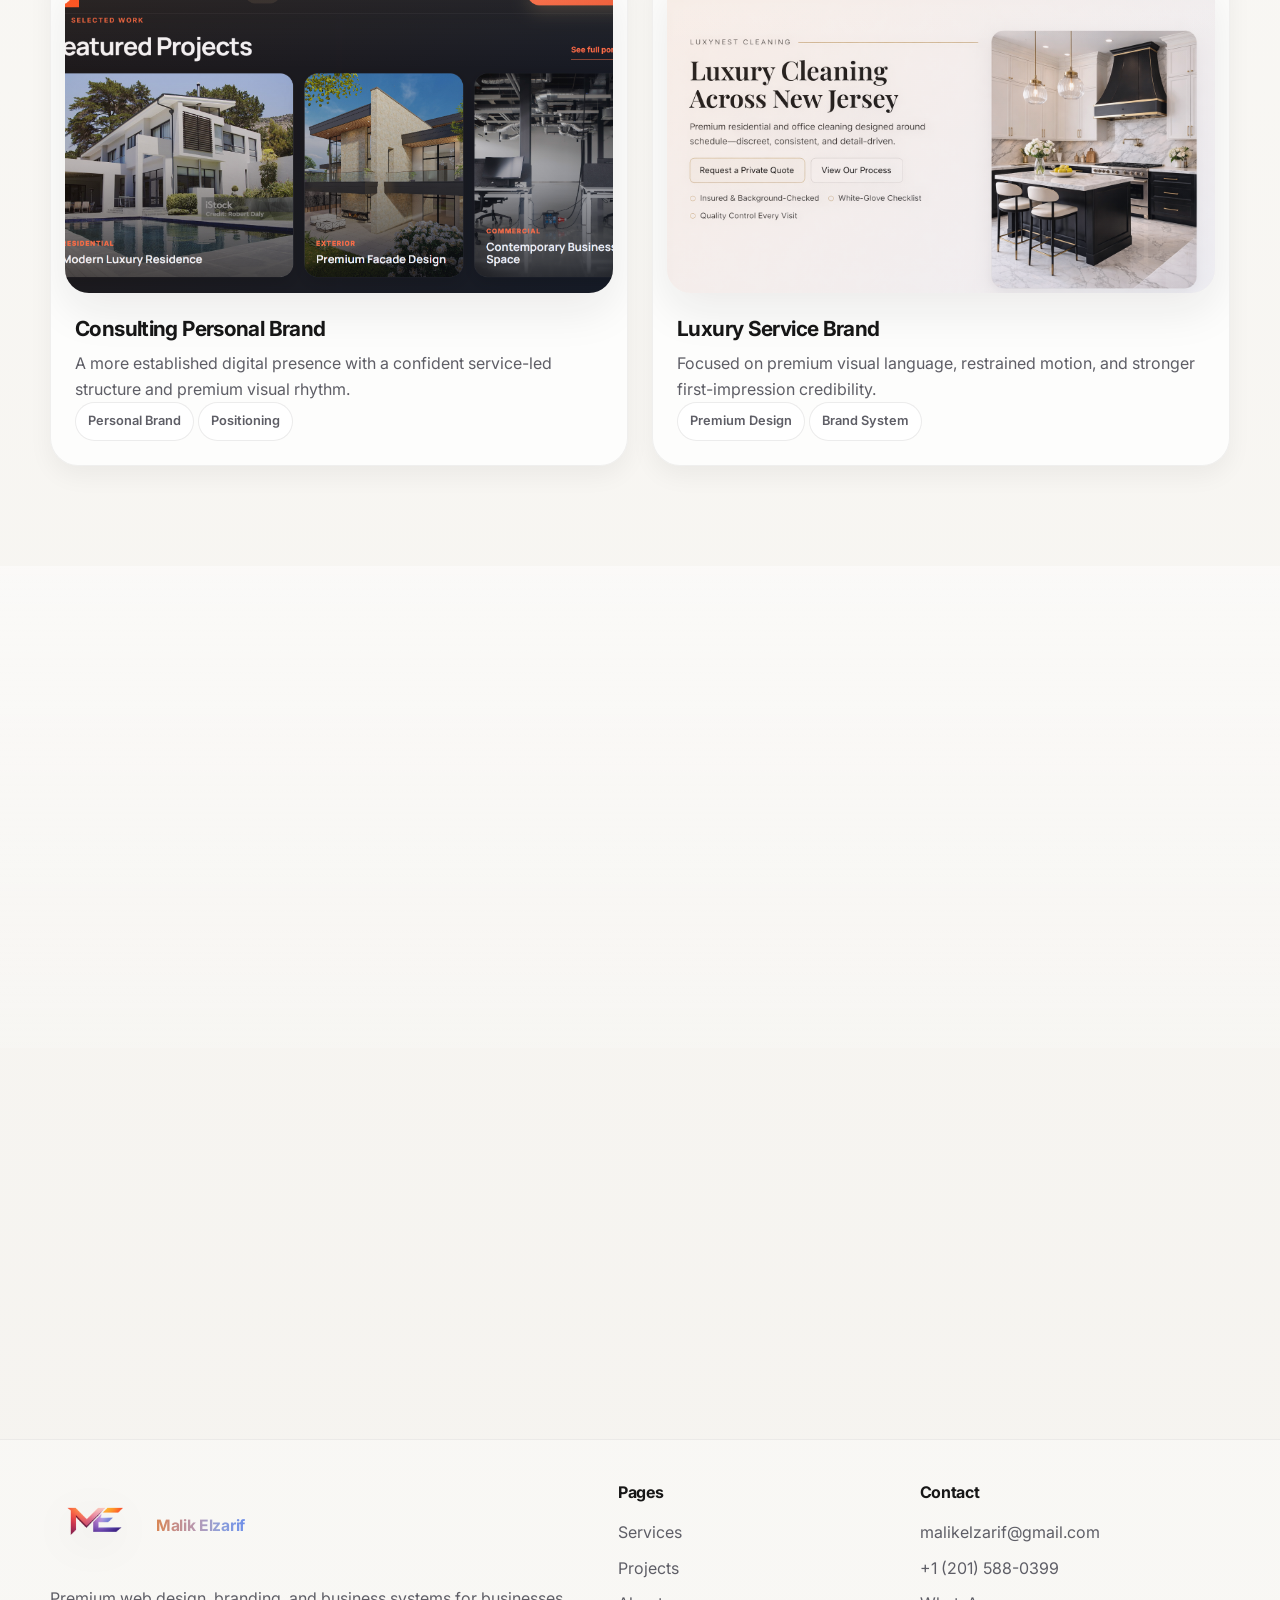
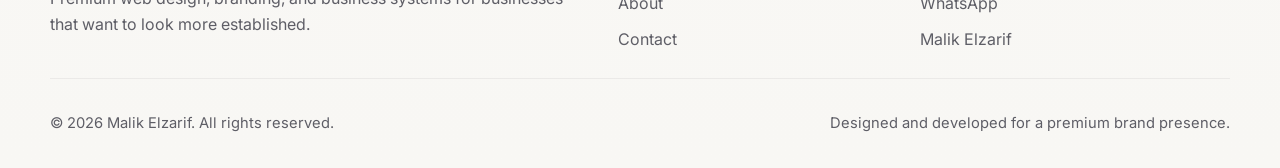
<file: projects.html>
<!DOCTYPE html>
<html lang="en">
<head>
  <meta charset="UTF-8" />
  <meta name="viewport" content="width=device-width, initial-scale=1.0" />
  <title>Projects | Malik Elzarif</title>
  <meta
    name="description"
    content="Selected projects by Malik Elzarif across web design, branding, and business systems."
  />
  <link rel="icon" href="assets/icons/favicon.png" />
  <link rel="preconnect" href="https://fonts.googleapis.com" />
  <link rel="preconnect" href="https://fonts.gstatic.com" crossorigin />
  <link
    href="https://fonts.googleapis.com/css2?family=Inter:wght@400;500;600;700;800&display=swap"
    rel="stylesheet"
  />
  <link rel="stylesheet" href="style.css" />
</head>
<body class="site-body">
  <div class="site-bg-orb site-bg-orb--orange"></div>
  <div class="site-bg-orb site-bg-orb--blue"></div>

  <header class="site-header" id="top">
    <div class="container header-inner">
      <a href="index.html" class="brand brand--logo" aria-label="Malik Elzarif home">
        <img
          src="assets/logo/logo-me.png"
          alt="Malik Elzarif logo"
          class="brand-logo"
        />
        <span class="name-gradient name-gradient--nav">Malik Elzarif</span>
      </a>

      <nav class="desktop-nav" aria-label="Primary navigation">
        <a href="index.html">Home</a>
        <a href="services.html">Services</a>
        <a href="projects.html" class="is-active">Projects</a>
        <a href="about.html">About</a>
        <a href="contact.html">Contact</a>
      </nav>

      <div class="header-actions">
        <a class="btn btn-secondary hide-tablet" href="services.html">Services</a>
        <a class="btn btn-primary hide-mobile" href="contact.html">Start a Project</a>
        <button class="menu-toggle" type="button" aria-label="Open menu" aria-expanded="false" aria-controls="mobile-menu">
          <span></span>
          <span></span>
        </button>
      </div>
    </div>

    <div class="mobile-menu" id="mobile-menu">
      <nav class="mobile-nav" aria-label="Mobile navigation">
        <a href="index.html">Home</a>
        <a href="services.html">Services</a>
        <a href="projects.html" class="is-active">Projects</a>
        <a href="about.html">About</a>
        <a href="contact.html">Contact</a>
        <a class="btn btn-primary mobile-menu-cta" href="contact.html">Start a Project</a>
      </nav>
    </div>
  </header>

  <main>
    <section class="page-hero">
      <div class="container page-hero__grid">
        <div class="page-hero__copy reveal">
          <div class="eyebrow">
            <span class="eyebrow-dot"></span>
            Selected Work
          </div>
          <h1>Projects built to make brands look stronger and feel more trusted.</h1>
          <p>
            A selection of work focused on premium presentation, clear structure, modern responsiveness,
            and better business communication.
          </p>
        </div>

        <div class="page-hero__media reveal reveal-delay-1 parallax-item" data-parallax-speed="0.07">
          <img
            src="assets/images/shared/page-banner-projects.webp"
            alt="Projects banner by Malik Elzarif"
            class="media-cover"
          />
          <div class="page-hero__overlay">
            <h3>Refined visuals with business purpose.</h3>
            <p>Each project is designed to strengthen perception, clarity, and conversion.</p>
          </div>
        </div>
      </div>
    </section>

    <section class="section">
      <div class="container section-heading reveal">
        <div>
          <span class="section-kicker">Portfolio</span>
          <h2>Examples of strategic design and stronger presentation.</h2>
        </div>
        <p>
          These project directions show how better layout, cleaner branding, and smarter structure
          can lift how a business is perceived online.
        </p>
      </div>

      <div class="projects-grid">
        <article class="project-card reveal">
          <div class="project-card__media image-frame">
            <img
              src="assets/images/projects/project-barbershop.webp"
              alt="Solutions Barbershop website project"
              class="media-cover"
            />
          </div>
          <div class="project-card__body">
            <h3>Solutions Barbershop</h3>
            <p>
              Built to feel cleaner, sharper, and more premium while improving local trust and booking presentation.
            </p>
            <div class="project-card__foot">
              <span class="metric-chip">Website Design</span>
              <span class="metric-chip">Service Business</span>
            </div>
          </div>
        </article>

        <article class="project-card reveal reveal-delay-1">
          <div class="project-card__media image-frame">
            <img
              src="assets/images/projects/project-education.webp"
              alt="Education website project"
              class="media-cover"
            />
          </div>
          <div class="project-card__body">
            <h3>Online Quran Instructor Brand</h3>
            <p>
              Structured to build trust with parents and students through calmer branding and clearer service communication.
            </p>
            <div class="project-card__foot">
              <span class="metric-chip">Brand Lift</span>
              <span class="metric-chip">Education</span>
            </div>
          </div>
        </article>

        <article class="project-card reveal reveal-delay-2">
          <div class="project-card__media image-frame">
            <img
              src="assets/images/projects/project-consulting.webp"
              alt="Consulting and personal brand project"
              class="media-cover"
            />
          </div>
          <div class="project-card__body">
            <h3>Consulting Personal Brand</h3>
            <p>
              A more established digital presence with a confident service-led structure and premium visual rhythm.
            </p>
            <div class="project-card__foot">
              <span class="metric-chip">Personal Brand</span>
              <span class="metric-chip">Positioning</span>
            </div>
          </div>
        </article>

        <article class="project-card reveal reveal-delay-3">
          <div class="project-card__media image-frame">
            <img
              src="assets/images/projects/project-luxury-brand.webp"
              alt="Luxury service brand project"
              class="media-cover"
            />
          </div>
          <div class="project-card__body">
            <h3>Luxury Service Brand</h3>
            <p>
              Focused on premium visual language, restrained motion, and stronger first-impression credibility.
            </p>
            <div class="project-card__foot">
              <span class="metric-chip">Premium Design</span>
              <span class="metric-chip">Brand System</span>
            </div>
          </div>
        </article>
      </div>
    </section>

    <section class="section section-soft">
      <div class="container section-heading reveal">
        <div>
          <span class="section-kicker">What the work aims to do</span>
          <h2>Not just look better. Perform better.</h2>
        </div>
        <p>
          Good design should create better trust, clearer service understanding, and stronger business confidence.
        </p>
      </div>

      <div class="metrics-grid">
        <article class="metric-card reveal">
          <span class="metric-number">01</span>
          <h3>Improve trust</h3>
          <p>Make the business feel more established and more credible from the first view.</p>
        </article>

        <article class="metric-card reveal reveal-delay-1">
          <span class="metric-number">02</span>
          <h3>Clarify offers</h3>
          <p>Present services in a way that makes action easier and confusion lower.</p>
        </article>

        <article class="metric-card reveal reveal-delay-2">
          <span class="metric-number">03</span>
          <h3>Support growth</h3>
          <p>Create a system that is easier to expand as the business gets stronger.</p>
        </article>
      </div>
    </section>

    <section class="section">
      <div class="container cta-panel reveal">
        <div class="cta-panel__copy">
          <span class="section-kicker">Start Something Better</span>
          <h2>Want this level of clarity and polish for your brand?</h2>
          <p>Let’s create a site that feels premium, modern, and worth paying attention to.</p>
        </div>
        <div class="cta-panel__actions">
          <a class="btn btn-primary" href="contact.html">Start a Project</a>
          <a class="btn btn-secondary" href="services.html">View Services</a>
        </div>
      </div>
    </section>
  </main>

  <footer class="site-footer">
    <div class="container footer-grid">
      <div class="footer-brand">
        <a href="index.html" class="brand brand--logo brand--footer" aria-label="Malik Elzarif home">
          <img
            src="assets/logo/logo-me.png"
            alt="Malik Elzarif logo"
            class="brand-logo"
          />
          <span class="name-gradient name-gradient--footer">Malik Elzarif</span>
        </a>
        <p>
          Premium web design, branding, and business systems for businesses that want to look more established.
        </p>
      </div>

      <div class="footer-links-group">
        <h3>Pages</h3>
        <ul>
          <li><a href="services.html">Services</a></li>
          <li><a href="projects.html">Projects</a></li>
          <li><a href="about.html">About</a></li>
          <li><a href="contact.html">Contact</a></li>
        </ul>
      </div>

      <div class="footer-links-group">
        <h3>Contact</h3>
        <ul>
          <li><a href="mailto:malikelzarif@gmail.com">malikelzarif@gmail.com</a></li>
          <li><a href="tel:+12015880399">+1 (201) 588-0399</a></li>
          <li><a href="https://wa.me/12015880399" target="_blank" rel="noopener noreferrer">WhatsApp</a></li>
          <li><a href="https://malikelzarif.com" target="_blank" rel="noopener noreferrer">Malik Elzarif</a></li>

        </ul>
      </div>
    </div>

    <div class="container footer-bottom">
      <p>© 2026 Malik Elzarif. All rights reserved.</p>
      <p>Designed and developed for a premium brand presence.</p>
    </div>
  </footer>

  <script src="script.js"></script>
</body>
</html>
</file>
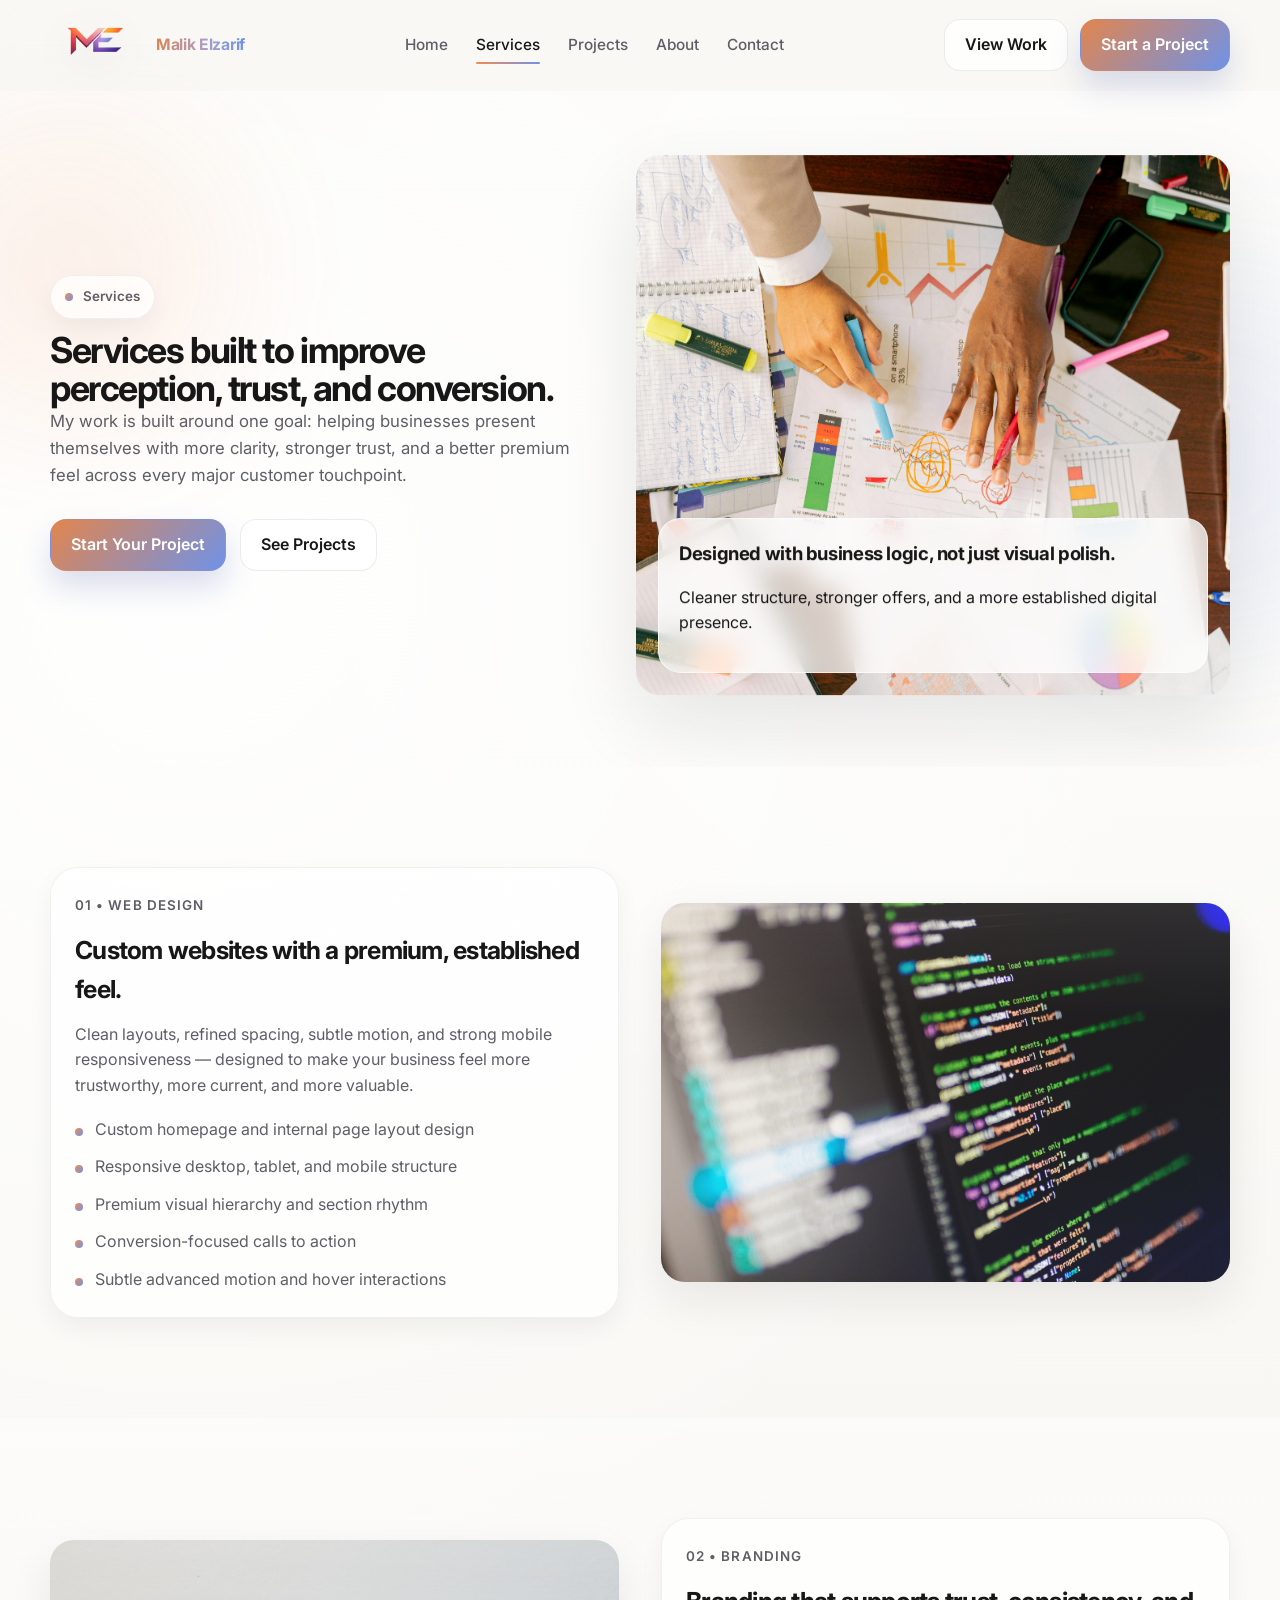
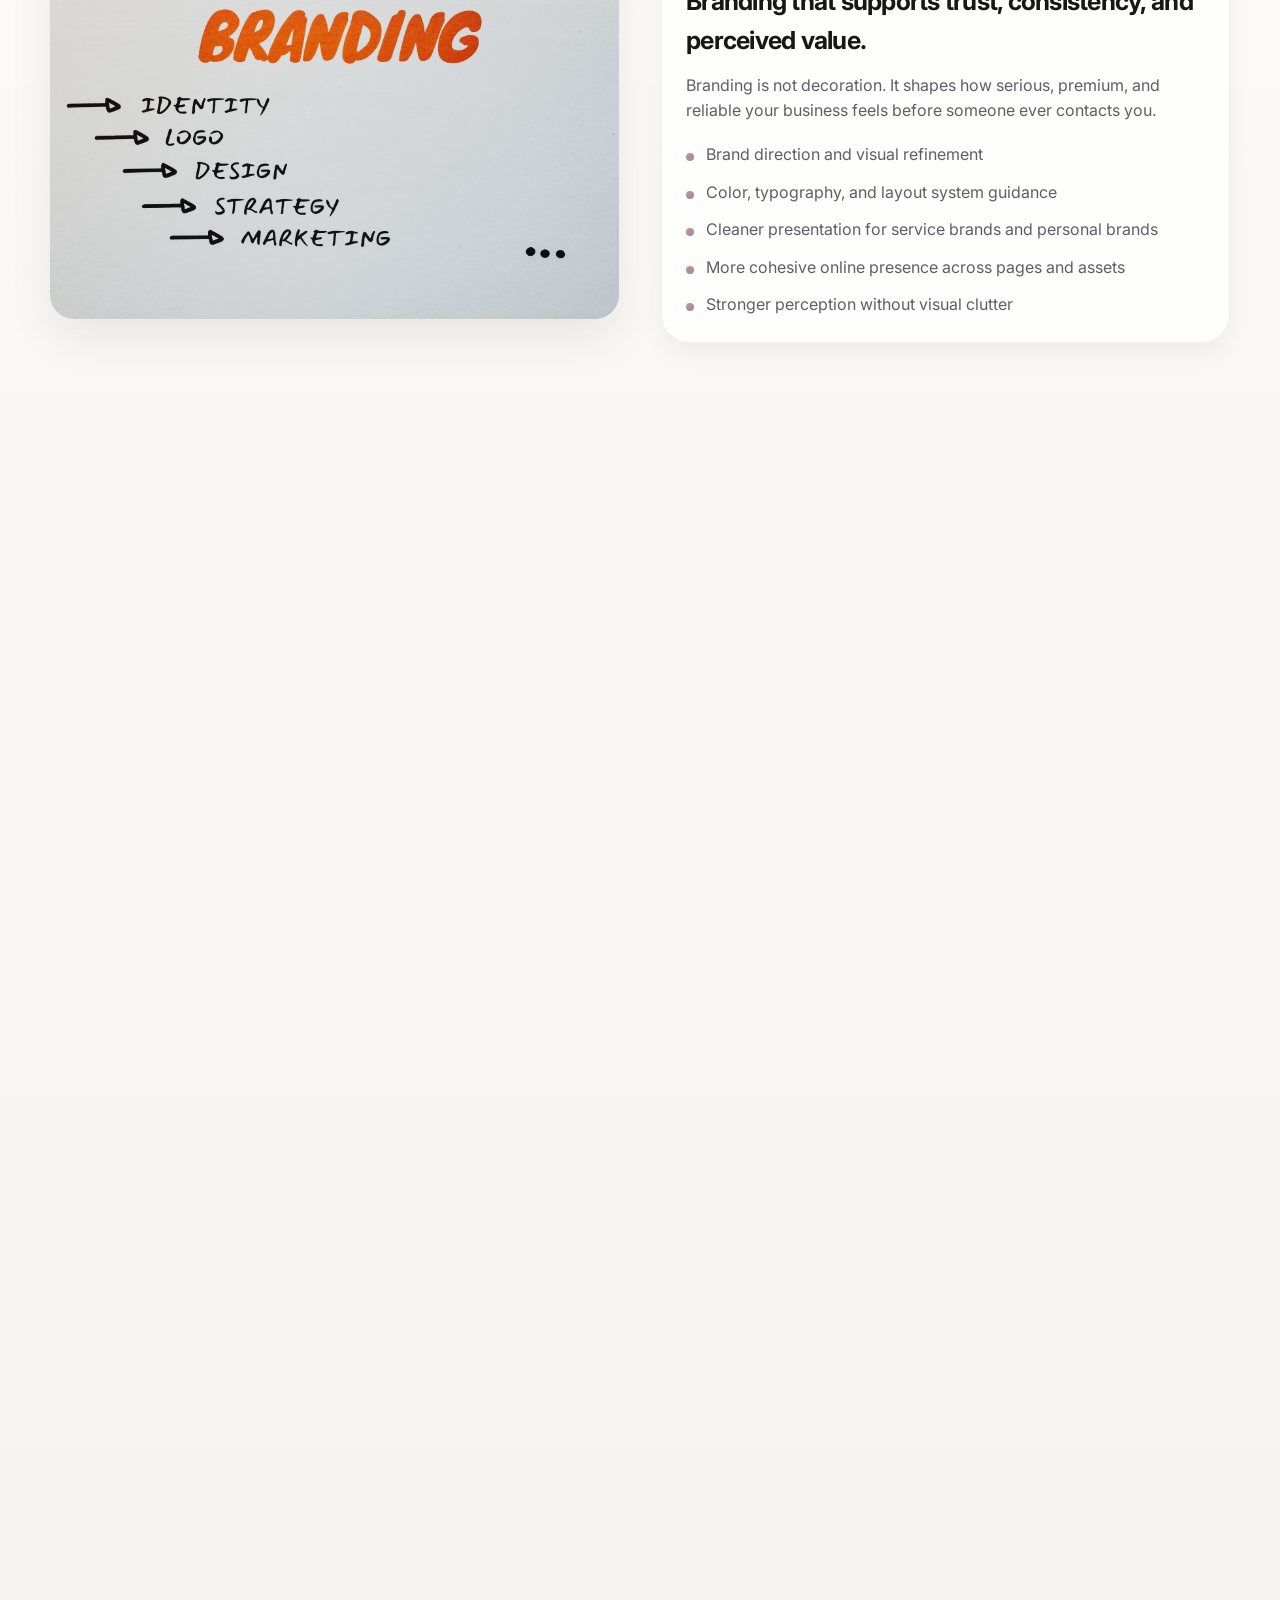
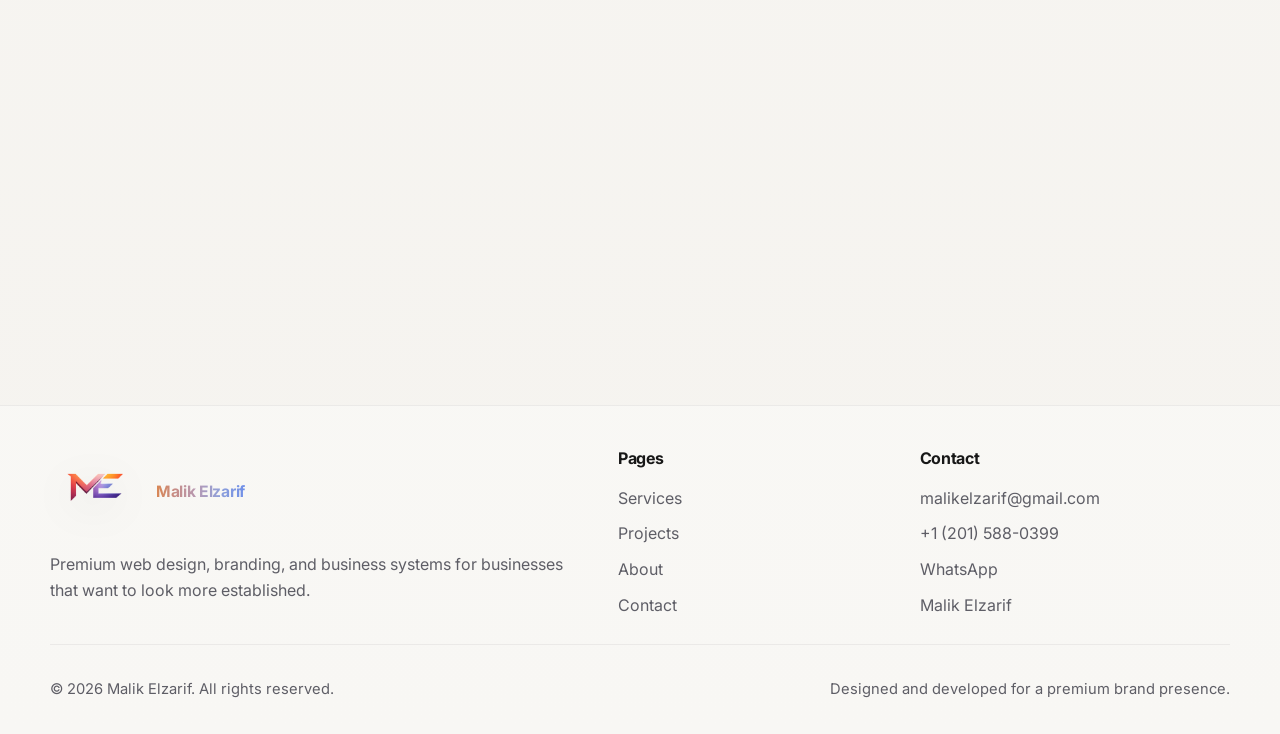
<file: services.html>
<!DOCTYPE html>
<html lang="en">
<head>
  <meta charset="UTF-8" />
  <meta name="viewport" content="width=device-width, initial-scale=1.0" />
  <title>Services | Malik Elzarif</title>
  <meta
    name="description"
    content="Explore premium web design, branding, and business systems services by Malik Elzarif."
  />
  <link rel="icon" href="assets/icons/favicon.png" />
  <link rel="preconnect" href="https://fonts.googleapis.com" />
  <link rel="preconnect" href="https://fonts.gstatic.com" crossorigin />
  <link
    href="https://fonts.googleapis.com/css2?family=Inter:wght@400;500;600;700;800&display=swap"
    rel="stylesheet"
  />
  <link rel="stylesheet" href="style.css" />
</head>
<body class="site-body">
  <div class="site-bg-orb site-bg-orb--orange"></div>
  <div class="site-bg-orb site-bg-orb--blue"></div>

  <header class="site-header" id="top">
    <div class="container header-inner">
      <a href="index.html" class="brand brand--logo" aria-label="Malik Elzarif home">
        <img
          src="assets/logo/logo-me.png"
          alt="Malik Elzarif logo"
          class="brand-logo"
        />
        <span class="name-gradient name-gradient--nav">Malik Elzarif</span>
      </a>

      <nav class="desktop-nav" aria-label="Primary navigation">
        <a href="index.html">Home</a>
        <a href="services.html" class="is-active">Services</a>
        <a href="projects.html">Projects</a>
        <a href="about.html">About</a>
        <a href="contact.html">Contact</a>
      </nav>

      <div class="header-actions">
        <a class="btn btn-secondary hide-tablet" href="projects.html">View Work</a>
        <a class="btn btn-primary hide-mobile" href="contact.html">Start a Project</a>
        <button
          class="menu-toggle"
          type="button"
          aria-label="Open menu"
          aria-expanded="false"
          aria-controls="mobile-menu"
        >
          <span></span>
          <span></span>
        </button>
      </div>
    </div>

    <div class="mobile-menu" id="mobile-menu">
      <nav class="mobile-nav" aria-label="Mobile navigation">
        <a href="index.html">Home</a>
        <a href="services.html" class="is-active">Services</a>
        <a href="projects.html">Projects</a>
        <a href="about.html">About</a>
        <a href="contact.html">Contact</a>
        <a class="btn btn-primary mobile-menu-cta" href="contact.html">Start a Project</a>
      </nav>
    </div>
  </header>

  <main>
    <section class="page-hero">
      <div class="container page-hero__grid">
        <div class="page-hero__copy reveal">
          <div class="eyebrow">
            <span class="eyebrow-dot"></span>
            Services
          </div>
          <h1>Services built to improve perception, trust, and conversion.</h1>
          <p>
            My work is built around one goal: helping businesses present themselves with more clarity,
            stronger trust, and a better premium feel across every major customer touchpoint.
          </p>
          <div class="hero-actions">
            <a class="btn btn-primary" href="contact.html">Start Your Project</a>
            <a class="btn btn-secondary" href="projects.html">See Projects</a>
          </div>
        </div>

        <div class="page-hero__media reveal reveal-delay-1 parallax-item" data-parallax-speed="0.07">
          <img
            src="assets/images/shared/page-banner-services.webp"
            alt="Services presentation by Malik Elzarif"
            class="media-cover"
          />
          <div class="page-hero__overlay">
            <h3>Designed with business logic, not just visual polish.</h3>
            <p>Cleaner structure, stronger offers, and a more established digital presence.</p>
          </div>
        </div>
      </div>
    </section>

    <section class="section" id="web-design">
      <div class="container service-detail-grid">
        <div class="service-detail-card reveal">
          <span class="section-kicker">01 • Web Design</span>
          <h3>Custom websites with a premium, established feel.</h3>
          <p>
            Clean layouts, refined spacing, subtle motion, and strong mobile responsiveness —
            designed to make your business feel more trustworthy, more current, and more valuable.
          </p>
          <ul class="feature-list">
            <li>Custom homepage and internal page layout design</li>
            <li>Responsive desktop, tablet, and mobile structure</li>
            <li>Premium visual hierarchy and section rhythm</li>
            <li>Conversion-focused calls to action</li>
            <li>Subtle advanced motion and hover interactions</li>
          </ul>
        </div>

        <div class="image-frame reveal reveal-delay-1">
          <img
            src="assets/images/services/service-web-design.webp"
            alt="Web design service example"
            class="media-cover"
          />
        </div>
      </div>
    </section>

    <section class="section section-soft" id="branding">
      <div class="container service-detail-grid">
        <div class="image-frame reveal">
          <img
            src="assets/images/services/service-branding.webp"
            alt="Branding service example"
            class="media-cover"
          />
        </div>

        <div class="service-detail-card reveal reveal-delay-1">
          <span class="section-kicker">02 • Branding</span>
          <h3>Branding that supports trust, consistency, and perceived value.</h3>
          <p>
            Branding is not decoration. It shapes how serious, premium, and reliable your business feels
            before someone ever contacts you.
          </p>
          <ul class="feature-list">
            <li>Brand direction and visual refinement</li>
            <li>Color, typography, and layout system guidance</li>
            <li>Cleaner presentation for service brands and personal brands</li>
            <li>More cohesive online presence across pages and assets</li>
            <li>Stronger perception without visual clutter</li>
          </ul>
        </div>
      </div>
    </section>

    <section class="section" id="business-systems">
      <div class="container service-detail-grid">
        <div class="service-detail-card reveal">
          <span class="section-kicker">03 • Business Systems</span>
          <h3>Cleaner customer flow. Smarter structure. Better business movement.</h3>
          <p>
            A premium site should not only look good. It should help your business run better
            by making the customer journey easier to understand and easier to act on.
          </p>
          <ul class="feature-list">
            <li>Service offer structure and message clarity</li>
            <li>Lead flow and inquiry path improvement</li>
            <li>Stronger booking and contact presentation</li>
            <li>Systems thinking for growth-ready businesses</li>
            <li>More intentional digital touchpoints from first click to contact</li>
          </ul>
        </div>

        <div class="image-frame reveal reveal-delay-1">
          <img
            src="assets/images/services/service-systems.webp"
            alt="Business systems service example"
            class="media-cover"
          />
        </div>
      </div>
    </section>

    <section class="section">
      <div class="container section-heading reveal">
        <div>
          <span class="section-kicker">What You Can Expect</span>
          <h2>A service approach built around clarity, quality, and business relevance.</h2>
        </div>
        <p>
          The work is intentional from the beginning — premium visuals, cleaner structure,
          and decisions that support how your business is actually perceived.
        </p>
      </div>

      <div class="values-grid">
        <article class="value-card reveal">
          <h3>Professional visual direction</h3>
          <p>No clutter, no cheap effects, and no generic template energy.</p>
        </article>

        <article class="value-card reveal reveal-delay-1">
          <h3>Business-first decisions</h3>
          <p>Every page and section should support trust, clarity, and action.</p>
        </article>

        <article class="value-card reveal reveal-delay-2">
          <h3>Scalable structure</h3>
          <p>The system is built cleanly so it is easier to grow and refine later.</p>
        </article>
      </div>
    </section>

    <section class="section">
      <div class="container cta-panel reveal">
        <div class="cta-panel__copy">
          <span class="section-kicker">Next Step</span>
          <h2>Need a site that feels more elevated and better organized?</h2>
          <p>
            Let’s create a premium system that helps your business look more serious from the first impression.
          </p>
        </div>

        <div class="cta-panel__actions">
          <a class="btn btn-primary" href="contact.html">Start a Project</a>
          <a class="btn btn-secondary" href="mailto:malikelzarif@gmail.com">Email Malik</a>
        </div>
      </div>
    </section>
  </main>

  <footer class="site-footer">
    <div class="container footer-grid">
      <div class="footer-brand">
        <a href="index.html" class="brand brand--logo brand--footer" aria-label="Malik Elzarif home">
          <img
            src="assets/logo/logo-me.png"
            alt="Malik Elzarif logo"
            class="brand-logo"
          />
          <span class="name-gradient name-gradient--footer">Malik Elzarif</span>
        </a>
        <p>
          Premium web design, branding, and business systems for businesses that want to look more established.
        </p>
      </div>

      <div class="footer-links-group">
        <h3>Pages</h3>
        <ul>
          <li><a href="services.html">Services</a></li>
          <li><a href="projects.html">Projects</a></li>
          <li><a href="about.html">About</a></li>
          <li><a href="contact.html">Contact</a></li>
        </ul>
      </div>

      <div class="footer-links-group">
        <h3>Contact</h3>
        <ul>
          <li><a href="mailto:malikelzarif@gmail.com">malikelzarif@gmail.com</a></li>
          <li><a href="tel:+12015880399">+1 (201) 588-0399</a></li>
          <li><a href="https://wa.me/12015880399" target="_blank" rel="noopener noreferrer">WhatsApp</a></li>
          <li><a href="https://malikelzarif.com" target="_blank" rel="noopener noreferrer">Malik Elzarif</a></li>

        </ul>
      </div>
    </div>

    <div class="container footer-bottom">
      <p>© 2026 Malik Elzarif. All rights reserved.</p>
      <p>Designed and developed for a premium brand presence.</p>
    </div>
  </footer>

  <script src="script.js"></script>
</body>
</html>
</file>
<file: style.css>
:root {
  --bg: #f8f6f2;
  --bg-soft: #fcfbf8;
  --surface: rgba(255, 255, 255, 0.72);
  --surface-strong: rgba(255, 255, 255, 0.92);
  --card: #ffffff;
  --text: #171717;
  --text-soft: #5e5e66;
  --line: rgba(23, 23, 23, 0.08);
  --line-strong: rgba(23, 23, 23, 0.14);

  --orange: #f28d52;
  --orange-soft: rgba(242, 141, 82, 0.18);
  --blue: #6f92e8;
  --blue-soft: rgba(111, 146, 232, 0.16);

  --shadow-sm: 0 10px 25px rgba(24, 24, 24, 0.05);
  --shadow-md: 0 18px 45px rgba(24, 24, 24, 0.08);
  --shadow-lg: 0 30px 80px rgba(24, 24, 24, 0.1);

  --radius-xs: 14px;
  --radius-sm: 18px;
  --radius-md: 24px;
  --radius-lg: 30px;
  --radius-xl: 36px;

  --container: 1180px;
  --gutter: 56px;
  --header-h: 88px;

  --dur-fast: 220ms;
  --dur: 380ms;
  --dur-slow: 700ms;
  --ease: cubic-bezier(0.22, 1, 0.36, 1);
}

*,
*::before,
*::after {
  box-sizing: border-box;
}

html {
  width: 100%;
  min-width: 320px;
  scroll-behavior: smooth;
}

body {
  width: 100%;
  min-width: 320px;
  margin: 0;
  font-family: "Inter", sans-serif;
  color: var(--text);
  background:
    radial-gradient(circle at 15% 15%, rgba(255, 255, 255, 0.9), transparent 30%),
    radial-gradient(circle at 85% 10%, rgba(255, 255, 255, 0.7), transparent 24%),
    linear-gradient(180deg, #fbfaf7 0%, #f5f3ef 100%);
  line-height: 1.6;
  overflow-x: hidden;
}

main,
.site-body {
  width: 100%;
  transform: none;
}

img {
  max-width: 100%;
  display: block;
}

a {
  color: inherit;
  text-decoration: none;
}

button,
input,
textarea {
  font: inherit;
}

.site-body {
  position: relative;
}

.site-bg-orb {
  position: fixed;
  z-index: -1;
  border-radius: 999px;
  filter: blur(70px);
  opacity: 0.55;
  pointer-events: none;
}

.site-bg-orb--orange {
  width: 320px;
  height: 320px;
  top: 110px;
  left: -90px;
  background: rgba(242, 141, 82, 0.18);
  animation: orbFloat 9s ease-in-out infinite;
}

.site-bg-orb--blue {
  width: 360px;
  height: 360px;
  top: 280px;
  right: -120px;
  background: rgba(111, 146, 232, 0.16);
  animation: orbFloat 11s ease-in-out infinite reverse;
}

@keyframes orbFloat {
  0%, 100% {
    transform: translate3d(0, 0, 0) scale(1);
  }
  50% {
    transform: translate3d(0, -18px, 0) scale(1.04);
  }
}

.container,
.grid,
.grid-3,
.projects-grid,
.metrics-grid,
.values-grid,
.contact-grid,
.process-grid,
.project-stack {
  width: min(var(--container), calc(100% - var(--gutter)));
  margin-left: auto;
  margin-right: auto;
}

.section,
.page-hero,
.hero {
  overflow: clip;
}

.section {
  padding: 100px 0;
}

.section-soft {
  background: linear-gradient(180deg, rgba(255, 255, 255, 0.45), rgba(255, 255, 255, 0.18));
}

.section-heading {
  display: grid;
  grid-template-columns: 1.2fr 0.8fr;
  gap: 36px;
  align-items: end;
  margin-bottom: 44px;
  padding-left: 0;
  padding-right: 0;
  max-width: 100%;
}

.section-heading--compact {
  margin-bottom: 28px;
}

.section-kicker {
  display: inline-flex;
  align-items: center;
  gap: 8px;
  margin-bottom: 14px;
  color: var(--text-soft);
  font-weight: 600;
  font-size: 0.84rem;
  letter-spacing: 0.08em;
  text-transform: uppercase;
}

.section-heading h2,
.split-copy h2,
.about-preview__copy h2,
.cta-panel__copy h2,
.page-hero__copy h1,
.contact-main__copy h2,
.about-story__copy h2 {
  margin: 0;
  font-size: clamp(2rem, 2.8vw, 3.35rem);
  line-height: 1.08;
  letter-spacing: -0.04em;
}

.section-heading p,
.split-copy p,
.about-preview__copy p,
.cta-panel__copy p,
.page-hero__copy p,
.contact-main__copy p,
.about-story__copy p {
  margin: 0;
  color: var(--text-soft);
  font-size: 1rem;
}

.site-header {
  position: sticky;
  top: 0;
  z-index: 90;
  backdrop-filter: blur(18px);
  background: rgba(248, 246, 242, 0.66);
  border-bottom: 1px solid transparent;
  transition:
    background var(--dur) var(--ease),
    border-color var(--dur) var(--ease),
    box-shadow var(--dur) var(--ease),
    transform var(--dur-fast) var(--ease);
}

.site-header.is-scrolled {
  background: rgba(252, 251, 248, 0.86);
  border-color: var(--line);
  box-shadow: 0 12px 34px rgba(20, 20, 20, 0.05);
}

.header-inner {
  min-height: var(--header-h);
  display: flex;
  align-items: center;
  justify-content: space-between;
  gap: 24px;
}

.brand {
  display: inline-flex;
  align-items: center;
  gap: 14px;
  min-width: 0;
}

.brand--logo {
  gap: 16px;
}

.brand-logo {
  width: auto;
  height: 90px;
  display: block;
  object-fit: contain;
  flex-shrink: 0;
  filter: drop-shadow(0 10px 20px rgba(0, 0, 0, 0.08));
  transition: transform var(--dur-fast) var(--ease);
}

.brand:hover .brand-logo {
  transform: translateY(-1px);
}

.brand-text {
  display: flex;
  flex-direction: column;
  line-height: 1.1;
  min-width: 0;
}

.brand-text strong {
  font-size: 0.98rem;
  letter-spacing: -0.02em;
}

.brand-text small {
  margin-top: 4px;
  font-size: 0.75rem;
  color: var(--text-soft);
}

.desktop-nav {
  display: flex;
  align-items: center;
  gap: 28px;
}

.desktop-nav a,
.mobile-nav a {
  position: relative;
  color: var(--text-soft);
  font-size: 0.96rem;
  font-weight: 500;
  transition: color var(--dur-fast) var(--ease);
}

.desktop-nav a::after,
.mobile-nav a::after {
  content: "";
  position: absolute;
  left: 0;
  bottom: -7px;
  width: 100%;
  height: 2px;
  background: linear-gradient(90deg, var(--orange), var(--blue));
  transform: scaleX(0);
  transform-origin: left;
  transition: transform var(--dur-fast) var(--ease);
  border-radius: 999px;
}

.desktop-nav a:hover,
.desktop-nav a.is-active,
.mobile-nav a:hover,
.mobile-nav a.is-active {
  color: var(--text);
}

.desktop-nav a:hover::after,
.desktop-nav a.is-active::after,
.mobile-nav a:hover::after,
.mobile-nav a.is-active::after {
  transform: scaleX(1);
}

.header-actions {
  display: flex;
  align-items: center;
  gap: 12px;
  flex-shrink: 0;
}

.menu-toggle {
  display: none;
  width: 48px;
  height: 48px;
  padding: 0;
  border: 1px solid var(--line);
  border-radius: 16px;
  background: rgba(255, 255, 255, 0.76);
  cursor: pointer;
  position: relative;
}

.menu-toggle span {
  position: absolute;
  left: 12px;
  right: 12px;
  height: 2px;
  background: var(--text);
  border-radius: 999px;
  transition:
    transform var(--dur-fast) var(--ease),
    top var(--dur-fast) var(--ease),
    opacity var(--dur-fast) var(--ease);
}

.menu-toggle span:first-child {
  top: 18px;
}

.menu-toggle span:last-child {
  top: 28px;
}

.menu-toggle.is-active span:first-child {
  top: 23px;
  transform: rotate(45deg);
}

.menu-toggle.is-active span:last-child {
  top: 23px;
  transform: rotate(-45deg);
}

.mobile-menu {
  display: none;
  border-top: 1px solid var(--line);
  background: rgba(252, 251, 248, 0.96);
  backdrop-filter: blur(16px);
}

.mobile-menu.is-open {
  display: block;
  animation: fadeInUp 0.35s var(--ease);
}

.mobile-nav {
  display: flex;
  flex-direction: column;
  gap: 18px;
  padding: 22px 20px 26px;
}

.mobile-menu-cta {
  margin-top: 8px;
}

.hero {
  position: relative;
  padding: 72px 0 84px;
}

.hero-grid {
  display: grid;
  grid-template-columns: 1fr 1.08fr;
  gap: 56px;
  align-items: center;
}

.eyebrow {
  display: inline-flex;
  align-items: center;
  gap: 10px;
  padding: 10px 14px;
  border-radius: 999px;
  background: rgba(255, 255, 255, 0.7);
  border: 1px solid rgba(23, 23, 23, 0.06);
  color: var(--text-soft);
  font-size: 0.84rem;
  font-weight: 600;
  box-shadow: var(--shadow-sm);
}

.eyebrow-dot {
  width: 8px;
  height: 8px;
  border-radius: 999px;
  background: linear-gradient(135deg, var(--orange), var(--blue));
}

.hero-copy h1 {
  margin: 18px 0 18px;
  font-size: clamp(2.8rem, 4.8vw, 5.15rem);
  line-height: 0.96;
  letter-spacing: -0.06em;
  max-width: 11ch;
}

.text-gradient {
  background: linear-gradient(90deg, #da7a42 0%, #7a98e9 100%);
  -webkit-background-clip: text;
  -webkit-text-fill-color: transparent;
}

.hero-text {
  max-width: 620px;
  margin: 0;
  font-size: 1.08rem;
  color: var(--text-soft);
}

.hero-actions,
.cta-panel__actions,
.contact-actions {
  display: flex;
  flex-wrap: wrap;
  gap: 14px;
  margin-top: 30px;
}

.hero-points {
  list-style: none;
  padding: 0;
  margin: 28px 0 0;
  display: flex;
  flex-wrap: wrap;
  gap: 12px;
}

.hero-points li {
  padding: 12px 14px;
  border-radius: 999px;
  background: rgba(255, 255, 255, 0.72);
  border: 1px solid rgba(23, 23, 23, 0.06);
  color: var(--text-soft);
  font-size: 0.92rem;
}

.hero-visual {
  position: relative;
}

.hero-visual-shell {
  position: relative;
  min-height: 660px;
}

.hero-visual-glow {
  position: absolute;
  border-radius: 999px;
  filter: blur(55px);
  opacity: 0.7;
}

.hero-visual-glow--orange {
  width: 220px;
  height: 220px;
  top: 40px;
  right: 60px;
  background: rgba(242, 141, 82, 0.18);
}

.hero-visual-glow--blue {
  width: 240px;
  height: 240px;
  left: 10px;
  bottom: 90px;
  background: rgba(111, 146, 232, 0.18);
}

.glass-card {
  background: rgba(255, 255, 255, 0.62);
  border: 1px solid rgba(255, 255, 255, 0.7);
  backdrop-filter: blur(14px);
  box-shadow: var(--shadow-md);
}

.hero-main-card {
  position: absolute;
  inset: 60px 20px 80px 40px;
  overflow: hidden;
  border-radius: 34px;
}

.hero-main-card img {
  height: 100%;
  width: 100%;
  object-fit: cover;
}

.hero-main-card__overlay {
  position: absolute;
  inset: auto 22px 22px 22px;
  padding: 22px;
  border-radius: 22px;
  background: rgba(255, 255, 255, 0.78);
  border: 1px solid rgba(255, 255, 255, 0.68);
  backdrop-filter: blur(12px);
}

.hero-main-card__overlay h3 {
  margin: 12px 0 0;
  font-size: 1.28rem;
  line-height: 1.15;
  letter-spacing: -0.03em;
}

.hero-ui-chip,
.project-meta span,
.metric-chip {
  display: inline-flex;
  align-items: center;
  min-height: 34px;
  padding: 8px 12px;
  border-radius: 999px;
  background: rgba(255, 255, 255, 0.78);
  border: 1px solid rgba(23, 23, 23, 0.08);
  color: var(--text-soft);
  font-size: 0.8rem;
  font-weight: 600;
}

.hero-float-card {
  position: absolute;
  overflow: hidden;
  border-radius: 26px;
}

.hero-float-card img {
  width: 100%;
  height: 100%;
  object-fit: cover;
}

.hero-float-card--top {
  width: 220px;
  height: 180px;
  top: 0;
  left: 0;
}

.hero-float-card--bottom {
  width: 250px;
  height: 190px;
  right: 0;
  bottom: 0;
}

.float-card {
  animation: floatY 7s ease-in-out infinite;
}

.float-card-slow {
  animation: floatY 10s ease-in-out infinite;
}

.float-card-fast {
  animation: floatY 6s ease-in-out infinite reverse;
}

@keyframes floatY {
  0%, 100% {
    transform: translate3d(0, 0, 0);
  }
  50% {
    transform: translate3d(0, -14px, 0);
  }
}

.trust-strip {
  padding: 8px 0 0;
}

.trust-strip__inner {
  padding: 28px;
  border-radius: var(--radius-lg);
  background: rgba(255, 255, 255, 0.66);
  border: 1px solid rgba(23, 23, 23, 0.06);
  box-shadow: var(--shadow-sm);
}

.trust-strip__top {
  margin-bottom: 20px;
}

.trust-strip__top p {
  margin: 0;
  font-size: 1rem;
  color: var(--text-soft);
}

.trust-proof-grid {
  display: grid;
  grid-template-columns: repeat(3, 1fr);
  gap: 16px;
}

.trust-proof-card {
  padding: 18px 18px 16px;
  border-radius: 22px;
  background: rgba(255, 255, 255, 0.74);
  border: 1px solid rgba(23, 23, 23, 0.06);
  box-shadow: var(--shadow-sm);
  transition:
    transform var(--dur) var(--ease),
    box-shadow var(--dur) var(--ease),
    border-color var(--dur) var(--ease);
}

.trust-proof-card:hover {
  transform: translateY(-4px);
  box-shadow: var(--shadow-md);
  border-color: rgba(23, 23, 23, 0.1);
}

.trust-proof-number {
  display: inline-flex;
  margin-bottom: 10px;
  font-size: 0.82rem;
  font-weight: 700;
  letter-spacing: 0.08em;
  color: var(--text-soft);
  text-transform: uppercase;
}

.trust-proof-card h3 {
  margin: 0 0 8px;
  font-size: 1.02rem;
  line-height: 1.15;
  letter-spacing: -0.02em;
}

.trust-proof-card p {
  margin: 0;
  color: var(--text-soft);
  font-size: 0.94rem;
}

.grid {
  display: grid;
  gap: 24px;
}

.grid-3 {
  display: grid;
  grid-template-columns: repeat(3, 1fr);
  gap: 24px;
}

.projects-grid,
.metrics-grid,
.values-grid,
.contact-grid,
.process-grid {
  display: grid;
  gap: 24px;
}

.projects-grid {
  grid-template-columns: repeat(2, 1fr);
}

.metrics-grid,
.values-grid,
.contact-grid {
  grid-template-columns: repeat(3, 1fr);
}

.process-grid {
  grid-template-columns: repeat(4, 1fr);
}

.project-stack {
  display: grid;
  gap: 20px;
}

.service-card,
.project-card,
.process-card,
.value-card,
.contact-card,
.metric-card,
.service-detail-card,
.contact-form-shell,
.cta-panel,
.project-feature-card {
  box-sizing: border-box;
}

.service-card,
.project-card,
.process-card,
.value-card,
.contact-card,
.metric-card {
  background: rgba(255, 255, 255, 0.74);
  border: 1px solid rgba(23, 23, 23, 0.06);
  border-radius: 28px;
  box-shadow: var(--shadow-sm);
  transition:
    transform var(--dur) var(--ease),
    box-shadow var(--dur) var(--ease),
    border-color var(--dur) var(--ease);
}

.service-card:hover,
.project-card:hover,
.process-card:hover,
.value-card:hover,
.contact-card:hover,
.metric-card:hover {
  transform: translateY(-8px);
  box-shadow: var(--shadow-md);
  border-color: rgba(23, 23, 23, 0.1);
}

.service-card,
.project-card {
  overflow: hidden;
}

.service-card__media,
.project-card__media,
.project-feature-card__media,
.image-frame {
  overflow: hidden;
  border-radius: 24px;
}

.service-card__media,
.project-card__media,
.project-feature-card__media {
  margin: 14px 14px 0;
  width: auto;
}

.service-card__media img,
.project-card__media img,
.project-feature-card__media img,
.image-frame img,
.page-hero__media img,
.contact-main__media img {
  width: 100%;
  height: 100%;
  object-fit: cover;
  transition: transform 900ms var(--ease);
}

.service-card:hover img,
.project-card:hover img,
.project-feature-card:hover img,
.image-frame:hover img {
  transform: scale(1.05);
}

.service-card__media {
  height: 240px;
}

.project-card__media {
  height: 320px;
}

.project-feature-card__media {
  height: 230px;
}

.service-card__body,
.project-card__body,
.project-feature-card__body,
.process-card,
.value-card,
.contact-card,
.metric-card,
.service-detail-card,
.contact-form-shell,
.cta-panel {
  padding: 24px;
}

.service-index,
.process-step {
  display: inline-flex;
  margin-bottom: 14px;
  color: var(--text-soft);
  font-size: 0.84rem;
  font-weight: 700;
  letter-spacing: 0.06em;
  text-transform: uppercase;
}

.service-card h3,
.project-card h3,
.project-feature-card h3,
.process-card h3,
.value-card h3,
.contact-card h3,
.metric-card h3 {
  margin: 0 0 10px;
  font-size: 1.3rem;
  line-height: 1.15;
  letter-spacing: -0.03em;
}

.service-card p,
.project-card p,
.project-feature-card p,
.process-card p,
.value-card p,
.contact-card p,
.metric-card p,
.footer-brand p {
  margin: 0;
  color: var(--text-soft);
}

.text-link {
  display: inline-flex;
  align-items: center;
  gap: 8px;
  margin-top: 18px;
  color: var(--text);
  font-weight: 600;
}

.text-link::after {
  content: "→";
  transition: transform var(--dur-fast) var(--ease);
}

.text-link:hover::after {
  transform: translateX(4px);
}

.split-layout {
  display: grid;
  grid-template-columns: 0.95fr 1.05fr;
  gap: 40px;
  align-items: center;
}

.project-feature-card {
  display: grid;
  grid-template-columns: 320px 1fr;
  gap: 20px;
  padding: 14px;
  border-radius: 30px;
}

.project-feature-card__body {
  display: flex;
  flex-direction: column;
  justify-content: center;
}

.project-meta {
  display: flex;
  flex-wrap: wrap;
  gap: 10px;
  margin-bottom: 14px;
}

.about-preview {
  display: grid;
  grid-template-columns: 0.95fr 1.05fr;
  gap: 42px;
  align-items: center;
}

.image-frame {
  position: relative;
  background: #f3f2ee;
  box-shadow: var(--shadow-md);
}

.image-frame::before {
  content: "";
  position: absolute;
  inset: 0;
  background:
    linear-gradient(180deg, rgba(255, 255, 255, 0.08), transparent 30%),
    linear-gradient(135deg, rgba(242, 141, 82, 0.08), rgba(111, 146, 232, 0.08));
  z-index: 1;
  pointer-events: none;
}

.image-frame img {
  position: relative;
  z-index: 0;
}

.image-frame-large {
  height: 580px;
  border-radius: 24px;
  overflow: hidden;
}

.cta-panel {
  display: grid;
  grid-template-columns: 1.15fr 0.85fr;
  gap: 30px;
  align-items: center;
  border-radius: 34px;
  background:
    linear-gradient(135deg, rgba(255, 255, 255, 0.86), rgba(255, 255, 255, 0.72)),
    linear-gradient(135deg, rgba(242, 141, 82, 0.06), rgba(111, 146, 232, 0.08));
  border: 1px solid rgba(23, 23, 23, 0.06);
  box-shadow: var(--shadow-md);
}

.btn {
  display: inline-flex;
  align-items: center;
  justify-content: center;
  min-height: 52px;
  padding: 0 20px;
  border-radius: 16px;
  border: 1px solid transparent;
  font-weight: 600;
  transition:
    transform var(--dur-fast) var(--ease),
    box-shadow var(--dur-fast) var(--ease),
    border-color var(--dur-fast) var(--ease),
    background var(--dur-fast) var(--ease),
    color var(--dur-fast) var(--ease);
  cursor: pointer;
}

.btn:hover {
  transform: translateY(-2px);
}

.btn-primary {
  color: #ffffff;
  background: linear-gradient(135deg, #e2854d 0%, #6f92e8 100%);
  box-shadow: 0 16px 30px rgba(92, 111, 184, 0.22);
}

.btn-primary:hover {
  box-shadow: 0 20px 36px rgba(92, 111, 184, 0.26);
}

.btn-secondary {
  background: rgba(255, 255, 255, 0.76);
  border-color: rgba(23, 23, 23, 0.08);
  color: var(--text);
}

.btn-secondary:hover {
  background: rgba(255, 255, 255, 0.94);
}

.page-hero {
  padding: 62px 0 74px;
}

.page-hero__grid {
  display: grid;
  grid-template-columns: 0.95fr 1.05fr;
  gap: 48px;
  align-items: center;
}

.page-hero__copy .eyebrow {
  margin-bottom: 12px;
}

.page-hero__copy p {
  max-width: 700px;
  font-size: 1.05rem;
}

.page-hero__media,
.about-story__media,
.contact-main__media {
  position: relative;
  height: 540px;
  border-radius: 24px;
  overflow: hidden;
  box-shadow: var(--shadow-lg);
  background: #f0efea;
}

.page-hero__overlay {
  position: absolute;
  inset: auto 22px 22px 22px;
  padding: 20px;
  border-radius: 22px;
  background: rgba(255, 255, 255, 0.76);
  border: 1px solid rgba(255, 255, 255, 0.72);
  backdrop-filter: blur(12px);
}

.page-hero__overlay h3 {
  margin: 0 0 8px;
  font-size: 1.16rem;
  letter-spacing: -0.02em;
}

.service-detail-grid,
.about-story,
.contact-main {
  display: grid;
  grid-template-columns: 1fr 1fr;
  gap: 42px;
  align-items: center;
}

.service-detail-card {
  border-radius: 28px;
  background: rgba(255, 255, 255, 0.74);
  border: 1px solid rgba(23, 23, 23, 0.06);
  box-shadow: var(--shadow-sm);
}

.service-detail-card h3 {
  margin: 0 0 12px;
  font-size: 1.55rem;
  letter-spacing: -0.03em;
}

.service-detail-card p {
  margin: 0 0 18px;
  color: var(--text-soft);
}

.feature-list {
  list-style: none;
  padding: 0;
  margin: 0;
  display: grid;
  gap: 12px;
}

.feature-list li {
  position: relative;
  padding-left: 20px;
  color: var(--text-soft);
}

.feature-list li::before {
  content: "";
  position: absolute;
  left: 0;
  top: 11px;
  width: 8px;
  height: 8px;
  border-radius: 999px;
  background: linear-gradient(135deg, var(--orange), var(--blue));
}

.about-quote {
  margin-top: 26px;
  padding: 22px;
  border-left: 4px solid rgba(111, 146, 232, 0.6);
  border-radius: 0 22px 22px 0;
  background: rgba(255, 255, 255, 0.6);
  color: var(--text-soft);
}

.contact-main__copy .feature-list {
  margin-top: 20px;
}

.form-grid {
  display: grid;
  gap: 18px;
}

.form-row {
  display: grid;
  grid-template-columns: 1fr 1fr;
  gap: 16px;
}

.form-field {
  display: grid;
  gap: 8px;
}

.form-field label {
  font-weight: 600;
  font-size: 0.95rem;
}

.form-field input,
.form-field textarea {
  width: 100%;
  border: 1px solid rgba(23, 23, 23, 0.1);
  background: rgba(255, 255, 255, 0.92);
  border-radius: 16px;
  padding: 14px 16px;
  outline: none;
  transition:
    border-color var(--dur-fast) var(--ease),
    box-shadow var(--dur-fast) var(--ease),
    transform var(--dur-fast) var(--ease);
}

.form-field input:focus,
.form-field textarea:focus {
  border-color: rgba(111, 146, 232, 0.5);
  box-shadow: 0 0 0 4px rgba(111, 146, 232, 0.12);
}

.form-note {
  margin: 0;
  font-size: 0.92rem;
  color: var(--text-soft);
}

.site-footer {
  padding: 40px 0 18px;
  border-top: 1px solid rgba(23, 23, 23, 0.06);
  background: rgba(255, 255, 255, 0.34);
}

.footer-grid {
  display: grid;
  grid-template-columns: 1.2fr 0.6fr 0.7fr;
  gap: 36px;
  padding-bottom: 26px;
}

.brand--footer {
  margin-bottom: 16px;
}

.footer-links-group h3 {
  margin: 0 0 14px;
  font-size: 1rem;
  letter-spacing: -0.02em;
}

.footer-links-group ul {
  list-style: none;
  padding: 0;
  margin: 0;
  display: grid;
  gap: 10px;
}

.footer-links-group a {
  color: var(--text-soft);
  transition: color var(--dur-fast) var(--ease);
}

.footer-links-group a:hover {
  color: var(--text);
}

.footer-bottom {
  padding-top: 18px;
  border-top: 1px solid rgba(23, 23, 23, 0.06);
  display: flex;
  justify-content: space-between;
  gap: 20px;
  color: var(--text-soft);
  font-size: 0.92rem;
}

.media-cover {
  width: 100%;
  height: 100%;
  object-fit: cover;
}

.hide-tablet {
  display: inline-flex;
}

.hide-mobile {
  display: inline-flex;
}

.reveal {
  opacity: 0;
  transform: translateY(28px);
  transition:
    opacity 900ms var(--ease),
    transform 900ms var(--ease);
  will-change: opacity, transform;
}

.reveal.in-view {
  opacity: 1;
  transform: translateY(0);
}

.reveal-delay-1 {
  transition-delay: 120ms;
}

.reveal-delay-2 {
  transition-delay: 220ms;
}

.reveal-delay-3 {
  transition-delay: 320ms;
}

.parallax-item {
  will-change: transform;
  transform: translate3d(0, 0, 0);
}

@keyframes fadeInUp {
  from {
    opacity: 0;
    transform: translateY(14px);
  }
  to {
    opacity: 1;
    transform: translateY(0);
  }
}

@media (min-width: 1400px) {
  :root {
    --container: 1200px;
    --gutter: 72px;
  }
}

@media (max-width: 1160px) {
  .hero-grid,
  .page-hero__grid,
  .split-layout,
  .about-preview,
  .service-detail-grid,
  .about-story,
  .contact-main {
    grid-template-columns: 1fr;
  }

  .section-heading {
    grid-template-columns: 1fr;
  }

  .grid-3,
  .metrics-grid,
  .values-grid,
  .contact-grid,
  .process-grid,
  .projects-grid {
    grid-template-columns: repeat(2, 1fr);
  }

  .hero-visual-shell {
    min-height: 580px;
  }

  .project-feature-card {
    grid-template-columns: 1fr;
  }

  .footer-grid,
  .cta-panel {
    grid-template-columns: 1fr;
  }
}

@media (max-width: 980px) {
  :root {
    --gutter: 36px;
  }

  .desktop-nav,
  .hide-tablet,
  .hide-mobile {
    display: none;
  }

  .menu-toggle {
    display: inline-flex;
  }

  .header-inner {
    gap: 14px;
  }

  .brand {
    flex: 1 1 auto;
    min-width: 0;
  }

  .brand-logo {
    height: 44px;
    max-width: 140px;
  }

  .brand-text strong,
  .brand-text small {
    white-space: nowrap;
    overflow: hidden;
    text-overflow: ellipsis;
  }

  .hero {
    padding-top: 42px;
  }

  .hero-copy h1 {
    max-width: 12ch;
  }

  .page-hero__media,
  .about-story__media,
  .contact-main__media,
  .image-frame-large {
    height: 460px;
  }

  .service-card__media,
  .project-card__media,
  .project-feature-card__media {
    margin: 12px 12px 0;
  }

  .service-card__body,
  .project-card__body,
  .project-feature-card__body,
  .process-card,
  .value-card,
  .contact-card,
  .metric-card,
  .service-detail-card,
  .contact-form-shell,
  .cta-panel {
    padding: 22px;
  }

  .trust-strip__inner {
    padding: 24px;
  }
}

@media (max-width: 760px) {
  :root {
    --header-h: 76px;
    --gutter: 24px;
  }

  .section {
    padding: 64px 0;
  }

  .hero,
  .page-hero {
    padding-top: 24px;
  }

  .header-inner {
    min-height: var(--header-h);
    gap: 10px;
  }

  .brand {
    gap: 10px;
    max-width: calc(100% - 56px);
  }

  .brand-logo {
    height: 38px;
    max-width: 120px;
  }

  .brand-text strong {
    font-size: 0.9rem;
    line-height: 1.1;
  }

  .brand-text small {
    display: none;
  }

  .menu-toggle {
    width: 44px;
    height: 44px;
    border-radius: 14px;
  }

  .menu-toggle span:first-child {
    top: 17px;
  }

  .menu-toggle span:last-child {
    top: 25px;
  }

  .menu-toggle.is-active span:first-child,
  .menu-toggle.is-active span:last-child {
    top: 21px;
  }

  .hero-grid,
  .page-hero__grid,
  .split-layout,
  .about-preview,
  .service-detail-grid,
  .about-story,
  .contact-main,
  .cta-panel,
  .footer-grid,
  .projects-grid,
  .grid-3,
  .metrics-grid,
  .values-grid,
  .contact-grid,
  .process-grid,
  .form-row,
  .trust-proof-grid {
    grid-template-columns: 1fr;
  }

  .section-heading {
    gap: 16px;
    margin-bottom: 24px;
  }

  .section-heading--compact {
    margin-bottom: 20px;
  }

  .section-heading h2,
  .split-copy h2,
  .about-preview__copy h2,
  .cta-panel__copy h2,
  .page-hero__copy h1,
  .contact-main__copy h2,
  .about-story__copy h2 {
    font-size: clamp(1.9rem, 8vw, 2.6rem);
    line-height: 1.08;
  }

  .hero-copy h1 {
    font-size: clamp(2.1rem, 10vw, 3rem);
    max-width: 10ch;
    margin: 14px 0 14px;
  }

  .hero-text,
  .page-hero__copy p,
  .section-heading p {
    font-size: 0.98rem;
  }

  .hero-actions,
  .cta-panel__actions,
  .contact-actions {
    flex-direction: column;
    align-items: stretch;
    gap: 12px;
  }

  .hero-actions .btn,
  .cta-panel__actions .btn,
  .contact-actions .btn {
    width: 100%;
  }

  .hero-points {
    gap: 10px;
  }

  .hero-points li {
    width: 100%;
  }

  .grid,
  .grid-3,
  .projects-grid,
  .metrics-grid,
  .values-grid,
  .contact-grid,
  .process-grid,
  .project-stack {
    gap: 18px;
  }

  .service-card,
  .project-card,
  .project-feature-card,
  .process-card,
  .value-card,
  .contact-card,
  .metric-card,
  .service-detail-card,
  .contact-form-shell,
  .cta-panel,
  .trust-proof-card,
  .trust-strip__inner {
    border-radius: 22px;
    overflow: hidden;
  }

  .service-card__media,
  .project-card__media,
  .project-feature-card__media {
    margin: 12px 12px 0;
    width: auto;
    border-radius: 18px;
  }

  .service-card__media {
    height: 210px;
  }

  .project-card__media {
    height: 210px;
  }

  .project-feature-card {
    padding: 14px;
    border-radius: 22px;
  }

  .project-feature-card__media {
    height: 190px;
    margin: 0;
  }

  .trust-proof-card {
    padding: 16px;
    border-radius: 18px;
  }

  .service-card__body,
  .project-card__body,
  .project-feature-card__body,
  .process-card,
  .value-card,
  .contact-card,
  .metric-card,
  .service-detail-card,
  .contact-form-shell,
  .cta-panel {
    padding: 20px;
  }

  .image-frame,
  .page-hero__media,
  .about-story__media,
  .contact-main__media,
  .image-frame-large {
    border-radius: 22px;
  }

  .page-hero__media,
  .about-story__media,
  .contact-main__media,
  .image-frame-large {
    height: 290px;
  }

  .hero-visual-shell {
    min-height: 340px;
  }

  .hero-main-card {
    inset: 20px 6px 34px 6px;
    border-radius: 22px;
  }

  .hero-main-card__overlay {
    left: 12px;
    right: 12px;
    bottom: 12px;
    padding: 14px;
    border-radius: 16px;
  }

  .hero-main-card__overlay h3 {
    font-size: 1.05rem;
  }

  .hero-float-card--top {
    width: 110px;
    height: 92px;
    top: 0;
    left: 8px;
  }

  .hero-float-card--bottom {
    width: 122px;
    height: 96px;
    right: 8px;
    bottom: 0;
  }

  .about-quote {
    padding: 18px;
    margin-top: 20px;
  }

  .form-field input,
  .form-field textarea {
    padding: 13px 14px;
  }

  .trust-strip__inner {
    padding: 18px;
  }

  .footer-bottom {
    display: grid;
    grid-template-columns: 1fr;
    gap: 6px;
    text-align: center;
  }
}

@media (max-width: 480px) {
  :root {
    --gutter: 18px;
  }

  .brand-logo {
    height: 65px;
    max-width: 104px;
  }

  .brand-text strong {
    font-size: 0.84rem;
  }

  .hero-copy h1 {
    font-size: clamp(1.9rem, 10.5vw, 2.6rem);
  }

  .hero-visual-shell {
    min-height: 320px;
  }

  .page-hero__media,
  .about-story__media,
  .contact-main__media,
  .image-frame-large {
    height: 260px;
  }

  .service-card__body,
  .project-card__body,
  .project-feature-card__body,
  .process-card,
  .value-card,
  .contact-card,
  .metric-card,
  .service-detail-card,
  .contact-form-shell,
  .cta-panel {
    padding: 18px;
  }

  .service-card__media,
  .project-card__media,
  .project-feature-card__media {
    margin: 10px 10px 0;
  }

  .service-card__media,
  .project-card__media {
    height: 195px;
  }

  .project-feature-card__media {
    height: 175px;
  }

  .trust-strip__inner {
    padding: 16px;
  }
}/* =========================================
   GLOBAL NAME GRADIENT SYSTEM
========================================= */

:root {
  --name-purple: #b79ab4;
  --name-gradient: linear-gradient(
    90deg,
    #d98652 0%,
    #c68d88 22%,
    #b79ab4 46%,
    #8fa0da 72%,
    #6f8fe8 100%
  );
}

.name-gradient {
  display: inline-block;
  font-weight: 800;
  letter-spacing: -0.04em;
  line-height: 0.95;
  background: var(--name-gradient);
  -webkit-background-clip: text;
  background-clip: text;
  color: transparent;
  -webkit-text-fill-color: transparent;
}

.name-gradient--hero {
  font-size: clamp(2.8rem, 4.8vw, 5.15rem);
}

.name-gradient--section {
  font-size: clamp(2rem, 2.8vw, 3.35rem);
  line-height: 1.08;
}

.name-gradient--nav {
  font-size: 0.98rem;
  font-weight: 700;
  letter-spacing: -0.02em;
  line-height: 1.1;
}

.name-gradient--footer {
  font-size: 0.98rem;
  font-weight: 700;
  letter-spacing: -0.02em;
  line-height: 1.1;
}

.name-gradient--inline {
  font-size: inherit;
  font-weight: inherit;
  letter-spacing: inherit;
  line-height: inherit;
}

@media (max-width: 760px) {
  .name-gradient--hero {
    font-size: clamp(2.1rem, 10vw, 3rem);
  }

  .name-gradient--section {
    font-size: clamp(1.9rem, 8vw, 2.6rem);
  }

  .name-gradient--nav,
  .name-gradient--footer {
    font-size: 0.9rem;
  }
}

@media (max-width: 480px) {
  .name-gradient--hero {
    font-size: clamp(1.9rem, 10.5vw, 2.6rem);
  }

  .name-gradient--nav,
  .name-gradient--footer {
    font-size: 0.84rem;
  }
}
</file>
